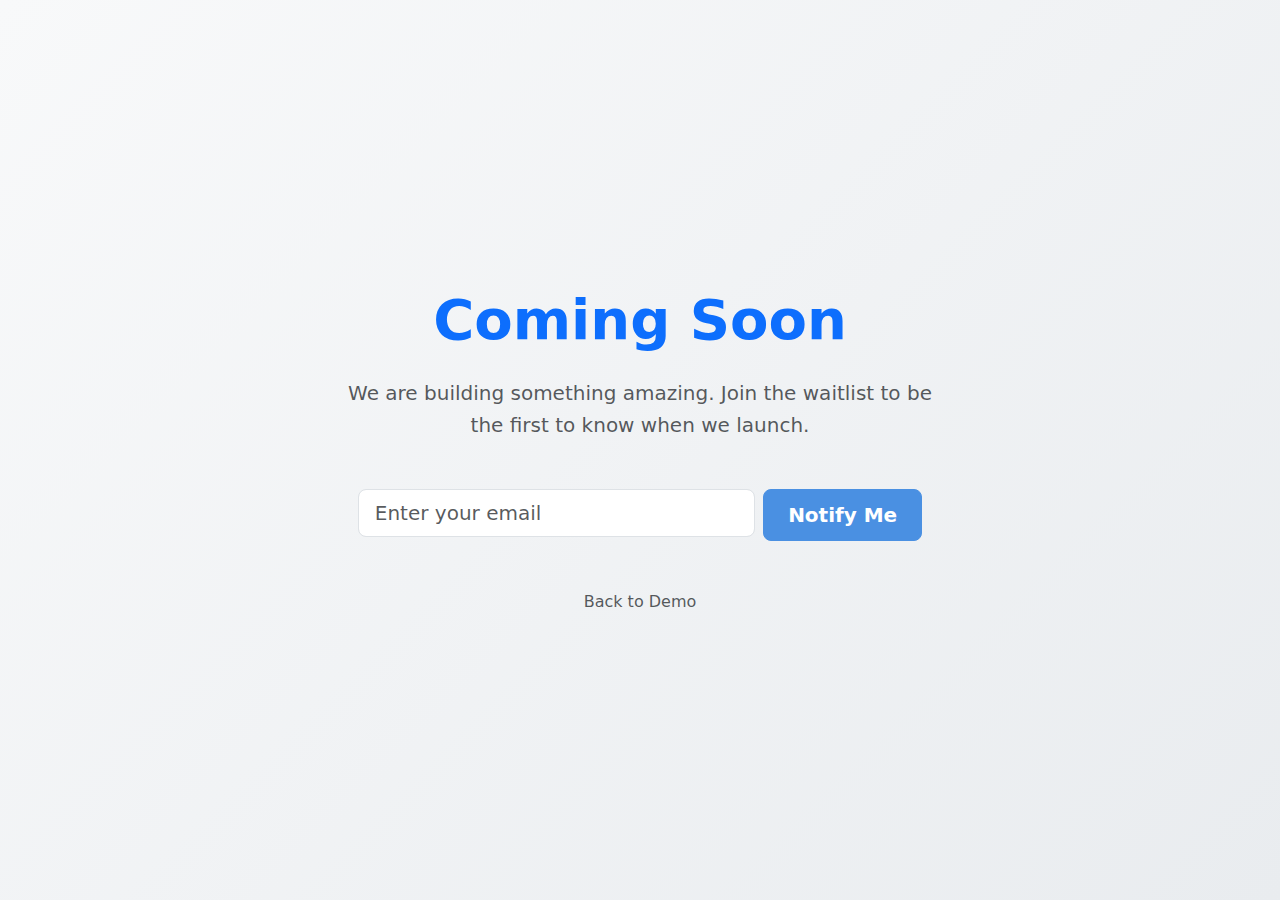
<file: coming-soon.html>
<!DOCTYPE html>
<html lang="en" data-bs-theme="light">

<head>
    <meta charset="UTF-8">
    <meta name="viewport" content="width=device-width, initial-scale=1.0">
    <title>Coming Soon - FundRise</title>

    <link href="https://cdn.jsdelivr.net/npm/bootstrap@5.3.0/dist/css/bootstrap.min.css" rel="stylesheet">
    <link rel="stylesheet" href="assets/css/style.css">
    <style>
        .soon-container {
            min-height: 100vh;
            display: flex;
            align-items: center;
            justify-content: center;
            background: linear-gradient(135deg, #f8f9fa 0%, #e9ecef 100%);
        }
    </style>
</head>

<body>

    <div class="soon-container p-4">
        <div class="text-center" style="max-width: 600px;">
            <h1 class="display-4 fw-bold text-primary mb-4">Coming Soon</h1>
            <p class="lead text-muted mb-5">We are building something amazing. Join the waitlist to be the first to know
                when we launch.</p>

            <form class="row g-2 justify-content-center">
                <div class="col-sm-8">
                    <input type="email" class="form-control form-control-lg" placeholder="Enter your email">
                </div>
                <div class="col-sm-auto">
                    <button type="submit" class="btn btn-primary btn-lg w-100">Notify Me</button>
                </div>
            </form>

            <div class="mt-5">
                <a href="index.html" class="text-decoration-none text-muted">Back to Demo</a>
            </div>
        </div>
    </div>

</body>

</html>
</file>
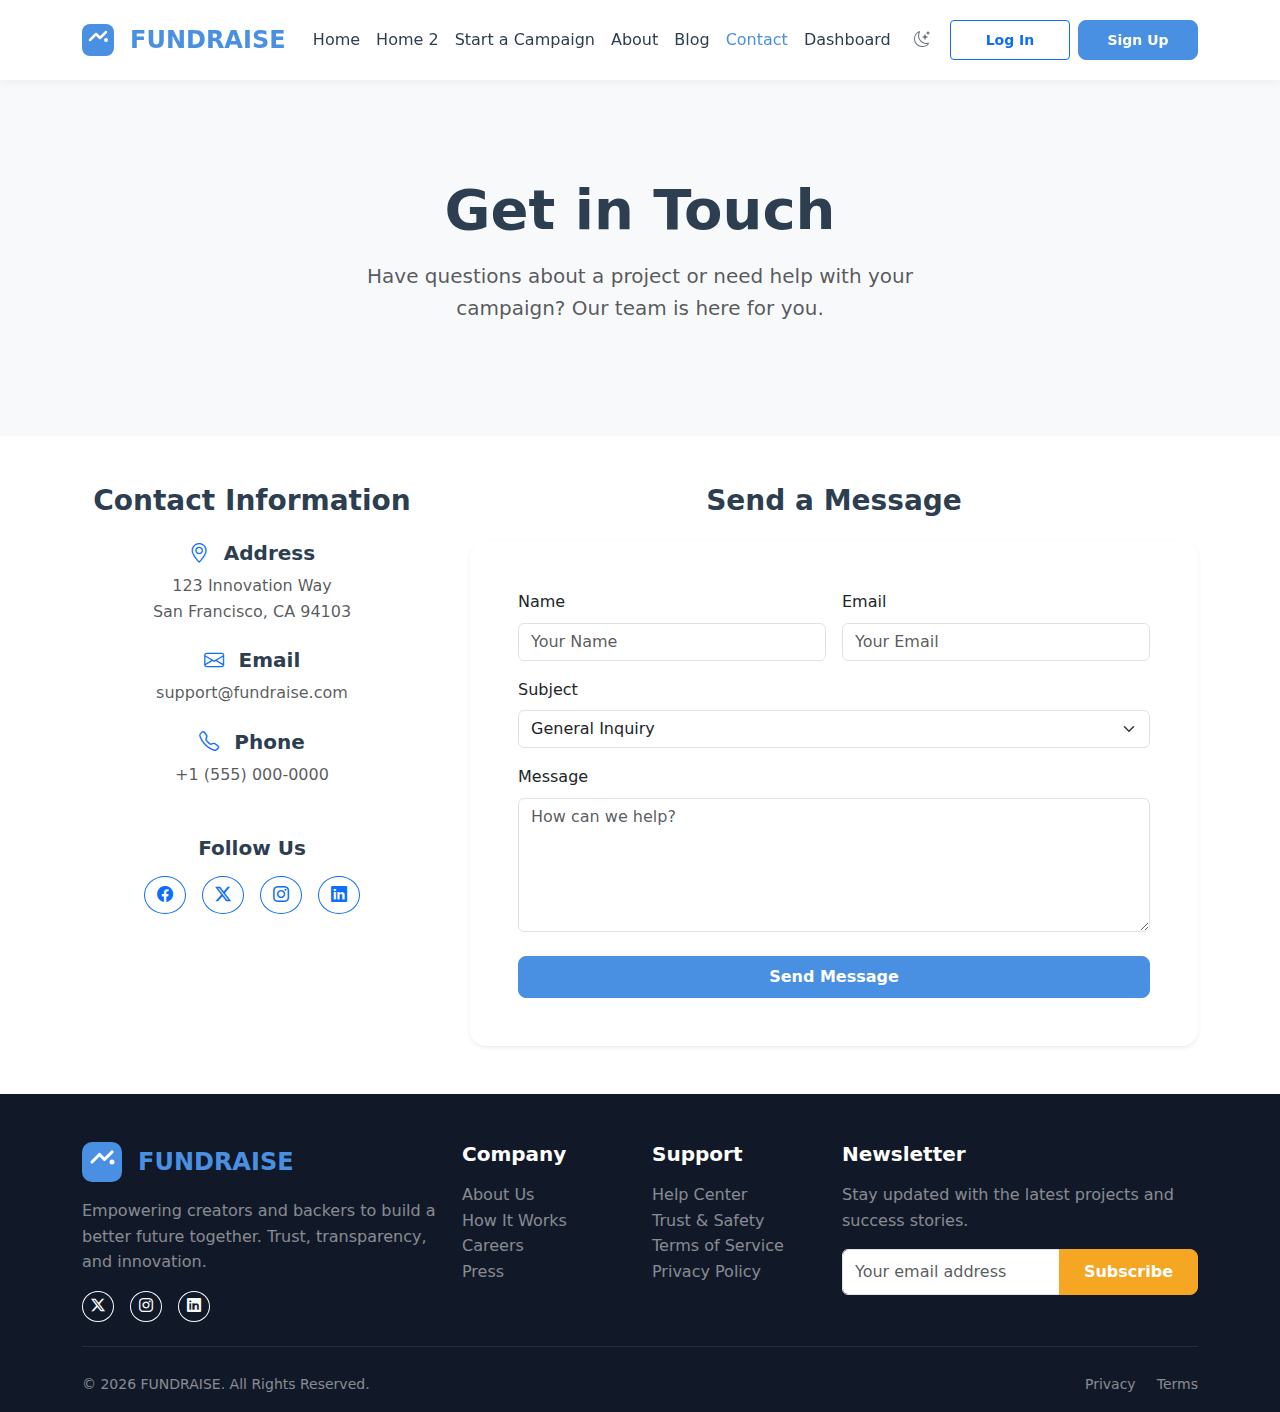
<file: contact.html>
<!DOCTYPE html>
<html lang="en" data-bs-theme="light">

<head>
    <meta charset="UTF-8">
    <meta name="viewport" content="width=device-width, initial-scale=1.0">
    <title>Contact Us - FUNDRAISE</title>

    <link href="https://cdn.jsdelivr.net/npm/bootstrap@5.3.0/dist/css/bootstrap.min.css" rel="stylesheet">
    <link rel="stylesheet" href="assets/vendor/bootstrap-icons/font/bootstrap-icons.css">
    <link rel="stylesheet" href="assets/css/style.css">
    <link rel="icon" type="image/svg+xml" href="assets/images/logo.svg">
</head>

<body>

    <!-- Header / Navbar -->
    <nav class="navbar navbar-expand-xl sticky-top">
        <div class="container">
            <a class="navbar-brand d-flex align-items-center" href="index.html">
                <img src="assets/images/logo.svg" alt="FUNDRAISE Logo" width="32" height="32" class="me-2">
                FUNDRAISE
            </a>
            <button class="navbar-toggler" type="button" data-bs-toggle="offcanvas" data-bs-target="#mobileMenu">
                <span class="navbar-toggler-icon"></span>
            </button>
            <div class="collapse navbar-collapse d-none d-xl-block" id="desktopMenu">
                <ul class="navbar-nav mx-auto mb-2 mb-xl-0">
                    <li class="nav-item"><a class="nav-link" href="index.html">Home</a></li>
                    <li class="nav-item"><a class="nav-link" href="home-2.html">Home 2</a></li>
                    <li class="nav-item"><a class="nav-link" href="services.html">Start a Campaign</a></li>
                    <li class="nav-item"><a class="nav-link" href="about.html">About</a></li>
                    <li class="nav-item"><a class="nav-link" href="blog.html">Blog</a></li>
                    <li class="nav-item"><a class="nav-link active" href="contact.html">Contact</a></li>
                    <li class="nav-item"><a class="nav-link" href="dashboard.html">Dashboard</a></li>
                </ul>
                <div class="d-flex align-items-center gap-2">
                    <button class="btn btn-outline-secondary border-0" id="theme-toggle"><i
                            class="bi bi-moon-stars"></i></button>
                    <a href="login.html" class="btn btn-outline-primary btn-sm btn-auth">Log In</a>
                    <a href="register.html" class="btn btn-primary btn-sm btn-auth">Sign Up</a>
                </div>
            </div>
        </div>
    </nav>

    <!-- Mobile Offcanvas Menu -->
    <div class="offcanvas offcanvas-start" tabindex="-1" id="mobileMenu" aria-labelledby="mobileMenuLabel">
        <div class="offcanvas-header">
            <h5 class="offcanvas-title fw-bold text-primary d-flex align-items-center" id="mobileMenuLabel">
                <img src="assets/images/logo.svg" alt="FUNDRAISE Logo" width="24" height="24" class="me-2">
                FUNDRAISE
            </h5>
            <button type="button" class="btn-close" data-bs-dismiss="offcanvas" aria-label="Close"></button>
        </div>
        <div class="offcanvas-body">
            <ul class="navbar-nav justify-content-end flex-grow-1 pe-3">
                <li class="nav-item"><a class="nav-link" href="index.html">Home</a></li>
                <li class="nav-item"><a class="nav-link" href="home-2.html">Home 2</a></li>
                <li class="nav-item"><a class="nav-link" href="services.html">Start a Campaign</a></li>
                <li class="nav-item"><a class="nav-link" href="about.html">About</a></li>
                <li class="nav-item"><a class="nav-link" href="blog.html">Blog</a></li>
                <li class="nav-item"><a class="nav-link active" href="contact.html">Contact</a></li>
                <li class="nav-item"><a class="nav-link" href="dashboard.html">Dashboard</a></li>
                <li class="nav-item">
                    <hr class="dropdown-divider">
                </li>
                <li class="nav-item"><a class="nav-link" href="login.html">Log In</a></li>
                <li class="nav-item"><a class="nav-link" href="register.html">Sign Up</a></li>
            </ul>
        </div>
    </div>

    <!-- Contact Hero -->
    <section class="py-5 bg-light text-center">
        <div class="container py-5">
            <h1 class="display-4 fw-bold mb-3">Get in Touch</h1>
            <p class="lead text-muted mx-auto" style="max-width: 600px;">
                Have questions about a project or need help with your campaign? Our team is here for you.
            </p>
        </div>
    </section>

    <!-- Contact Content -->
    <section class="py-5">
        <div class="container">
            <div class="row g-5">
                <!-- Contact Info Column -->
                <div class="col-lg-4">
                    <div class="text-center mb-5">
                        <h3 class="fw-bold mb-4">Contact Information</h3>
                        <div class="mb-4">
                            <h5 class="fw-bold"><i class="bi bi-geo-alt text-primary me-2"></i> Address</h5>
                            <p class="text-muted">123 Innovation Way<br>San Francisco, CA 94103</p>
                        </div>
                        <div class="mb-4">
                            <h5 class="fw-bold"><i class="bi bi-envelope text-primary me-2"></i> Email</h5>
                            <p class="text-muted">support@fundraise.com</p>
                        </div>
                        <div class="mb-4">
                            <h5 class="fw-bold"><i class="bi bi-telephone text-primary me-2"></i> Phone</h5>
                            <p class="text-muted">+1 (555) 000-0000</p>
                        </div>

                        <!-- Social Media Icons -->
                        <div class="mt-5">
                            <h5 class="fw-bold mb-3">Follow Us</h5>
                            <div class="d-flex justify-content-center gap-3">
                                <a href="#" class="btn btn-outline-primary rounded-circle"><i
                                        class="bi bi-facebook"></i></a>
                                <a href="#" class="btn btn-outline-primary rounded-circle"><i
                                        class="bi bi-twitter-x"></i></a>
                                <a href="#" class="btn btn-outline-primary rounded-circle"><i
                                        class="bi bi-instagram"></i></a>
                                <a href="#" class="btn btn-outline-primary rounded-circle"><i
                                        class="bi bi-linkedin"></i></a>
                            </div>
                        </div>
                    </div>
                </div>

                <!-- Contact Form Column -->
                <div class="col-lg-8">
                    <div class="text-center mb-4">
                        <h3 class="fw-bold mb-4">Send a Message</h3>
                    </div>
                    <div class="card border-0 shadow-sm rounded-4">
                        <div class="card-body p-4 p-md-5">
                            <form>
                                <div class="row g-3">
                                    <div class="col-md-6 text-start">
                                        <label class="form-label">Name</label>
                                        <input type="text" class="form-control" placeholder="Your Name">
                                    </div>
                                    <div class="col-md-6 text-start">
                                        <label class="form-label">Email</label>
                                        <input type="email" class="form-control" placeholder="Your Email">
                                    </div>
                                    <div class="col-12 text-start">
                                        <label class="form-label">Subject</label>
                                        <select class="form-select">
                                            <option>General Inquiry</option>
                                            <option>Campaign Support</option>
                                            <option>Technical Issue</option>
                                        </select>
                                    </div>
                                    <div class="col-12 text-start">
                                        <label class="form-label">Message</label>
                                        <textarea class="form-control" rows="5"
                                            placeholder="How can we help?"></textarea>
                                    </div>
                                    <div class="col-12 pt-2">
                                        <button type="submit" class="btn btn-primary w-100 py-2">Send Message</button>
                                    </div>
                                </div>
                            </form>
                        </div>
                    </div>
                </div>
            </div>
        </div>
    </section>

    <!-- Footer -->
    <footer class="pt-5 pb-3">
        <div class="container">
            <div class="row g-4">
                <div class="col-lg-4">
                    <div class="d-flex align-items-center mb-3">
                        <img src="assets/images/logo.svg" alt="FUNDRAISE Logo" width="40" height="40" class="me-3">
                        <h4 class="fw-bold mb-0 footer-brand">FUNDRAISE</h4>
                    </div>
                    <p class="text-white-50">Empowering creators and backers to build a better future together. Trust,
                        transparency, and innovation.</p>
                    <div class="d-flex gap-3 mt-3">
                        <a href="#" class="btn btn-sm btn-outline-light rounded-circle"><i
                                class="bi bi-twitter-x"></i></a>
                        <a href="#" class="btn btn-sm btn-outline-light rounded-circle"><i
                                class="bi bi-instagram"></i></a>
                        <a href="#" class="btn btn-sm btn-outline-light rounded-circle"><i
                                class="bi bi-linkedin"></i></a>
                    </div>
                </div>
                <div class="col-lg-2 col-6">
                    <h5 class="fw-bold mb-3 text-white">Company</h5>
                    <ul class="list-unstyled">
                        <li><a href="about.html" class="text-decoration-none text-white-50">About Us</a></li>
                        <li><a href="services.html" class="text-decoration-none text-white-50">How It Works</a></li>
                        <li><a href="blog.html" class="text-decoration-none text-white-50">Careers</a></li>
                        <li><a href="blog.html" class="text-decoration-none text-white-50">Press</a></li>
                    </ul>
                </div>
                <div class="col-lg-2 col-6">
                    <h5 class="fw-bold mb-3 text-white">Support</h5>
                    <ul class="list-unstyled">
                        <li><a href="contact.html" class="text-decoration-none text-white-50">Help Center</a></li>
                        <li><a href="contact.html" class="text-decoration-none text-white-50">Trust & Safety</a></li>
                        <li><a href="#" class="text-decoration-none text-white-50">Terms of Service</a></li>
                        <li><a href="#" class="text-decoration-none text-white-50">Privacy Policy</a></li>
                    </ul>
                </div>
                <div class="col-lg-4">
                    <h5 class="fw-bold mb-3 text-white">Newsletter</h5>
                    <p class="text-white-50">Stay updated with the latest projects and success stories.</p>
                    <form>
                        <div class="input-group">
                            <input type="email" class="form-control" placeholder="Your email address"
                                aria-label="Email">
                            <button class="btn btn-tertiary" type="button">Subscribe</button>
                        </div>
                    </form>
                </div>
            </div>
            <hr class="border-secondary my-4">
            <div class="row align-items-center">
                <div class="col-md-6 text-center text-md-start">
                    <small class="text-white-50">&copy; 2026 FUNDRAISE. All Rights Reserved.</small>
                </div>
                <div class="col-md-6 text-center text-md-end">
                    <a href="#" class="text-white-50 me-3 small">Privacy</a>
                    <a href="#" class="text-white-50 small">Terms</a>
                </div>
            </div>
        </div>
    </footer>

    <script src="https://cdn.jsdelivr.net/npm/bootstrap@5.3.0/dist/js/bootstrap.bundle.min.js"></script>
    <script src="assets/js/main.js"></script>
</body>

</html>
</file>
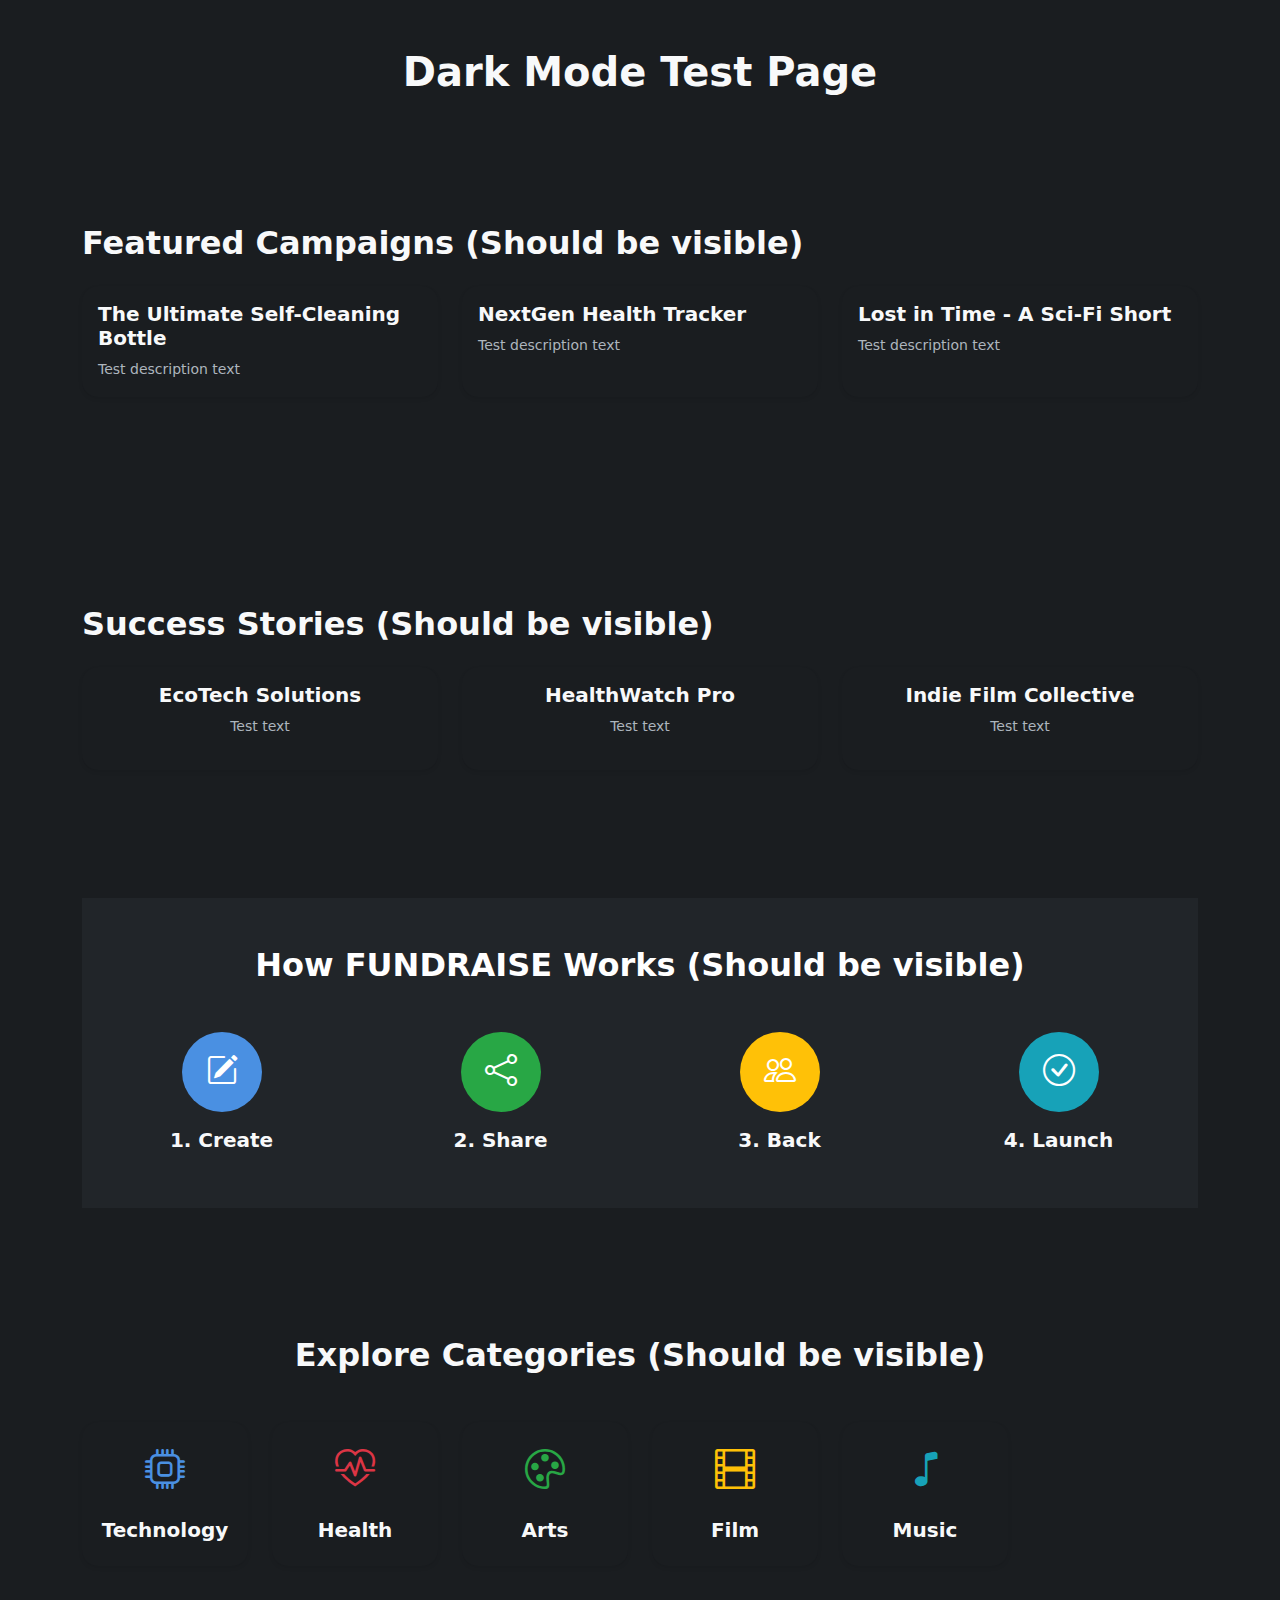
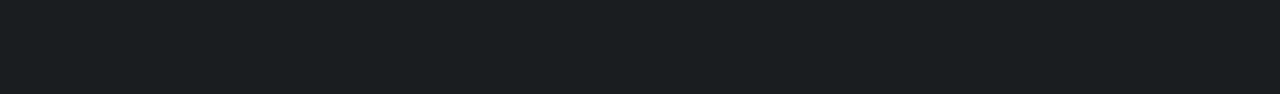
<file: dark_mode_test.html>
<!DOCTYPE html>
<html lang="en" data-bs-theme="dark">

<head>
    <meta charset="UTF-8">
    <meta name="viewport" content="width=device-width, initial-scale=1.0">
    <title>Dark Mode Test - FUNDRAISE</title>

    <!-- Bootstrap 5 CSS -->
    <link href="https://cdn.jsdelivr.net/npm/bootstrap@5.3.0/dist/css/bootstrap.min.css" rel="stylesheet">
    <!-- Bootstrap Icons -->
    <link rel="stylesheet" href="assets/vendor/bootstrap-icons/font/bootstrap-icons.css">
    <!-- Custom CSS -->
    <link rel="stylesheet" href="assets/css/style.css">
    <link rel="icon" type="image/svg+xml" href="assets/images/logo.svg">
</head>

<body>
    <div class="container my-5">
        <h1 class="text-center mb-5">Dark Mode Test Page</h1>

        <!-- Featured Campaigns Test -->
        <section class="mb-5">
            <h2 class="mb-4">Featured Campaigns (Should be visible)</h2>
            <div class="row g-4">
                <div class="col-md-4">
                    <div class="card h-100 border-0 shadow-sm">
                        <div class="card-body">
                            <h5 class="card-title fw-bold">The Ultimate Self-Cleaning Bottle</h5>
                            <p class="card-text text-muted small">Test description text</p>
                        </div>
                    </div>
                </div>
                <div class="col-md-4">
                    <div class="card h-100 border-0 shadow-sm">
                        <div class="card-body">
                            <h5 class="card-title fw-bold">NextGen Health Tracker</h5>
                            <p class="card-text text-muted small">Test description text</p>
                        </div>
                    </div>
                </div>
                <div class="col-md-4">
                    <div class="card h-100 border-0 shadow-sm">
                        <div class="card-body">
                            <h5 class="card-title fw-bold">Lost in Time - A Sci-Fi Short</h5>
                            <p class="card-text text-muted small">Test description text</p>
                        </div>
                    </div>
                </div>
            </div>
        </section>

        <!-- Success Stories Test -->
        <section class="mb-5">
            <h2 class="mb-4">Success Stories (Should be visible)</h2>
            <div class="row g-4">
                <div class="col-md-4">
                    <div class="card h-100 border-0 shadow-sm">
                        <div class="card-body text-center">
                            <h5 class="fw-bold">EcoTech Solutions</h5>
                            <p class="text-muted small">Test text</p>
                        </div>
                    </div>
                </div>
                <div class="col-md-4">
                    <div class="card h-100 border-0 shadow-sm">
                        <div class="card-body text-center">
                            <h5 class="fw-bold">HealthWatch Pro</h5>
                            <p class="text-muted small">Test text</p>
                        </div>
                    </div>
                </div>
                <div class="col-md-4">
                    <div class="card h-100 border-0 shadow-sm">
                        <div class="card-body text-center">
                            <h5 class="fw-bold">Indie Film Collective</h5>
                            <p class="text-muted small">Test text</p>
                        </div>
                    </div>
                </div>
            </div>
        </section>

        <!-- How It Works Test -->
        <section class="bg-light py-5 mb-5">
            <div class="container text-center">
                <h2 class="fw-bold mb-5">How FUNDRAISE Works (Should be visible)</h2>
                <div class="row g-4">
                    <div class="col-md-3">
                        <div class="text-center">
                            <div class="mb-3">
                                <div class="bg-primary text-white rounded-circle d-inline-flex align-items-center justify-content-center"
                                    style="width: 80px; height: 80px;">
                                    <i class="bi bi-pencil-square" style="font-size: 2rem;"></i>
                                </div>
                            </div>
                            <h5 class="fw-bold">1. Create</h5>
                        </div>
                    </div>
                    <div class="col-md-3">
                        <div class="text-center">
                            <div class="mb-3">
                                <div class="bg-success text-white rounded-circle d-inline-flex align-items-center justify-content-center"
                                    style="width: 80px; height: 80px;">
                                    <i class="bi bi-share" style="font-size: 2rem;"></i>
                                </div>
                            </div>
                            <h5 class="fw-bold">2. Share</h5>
                        </div>
                    </div>
                    <div class="col-md-3">
                        <div class="text-center">
                            <div class="mb-3">
                                <div class="bg-warning text-white rounded-circle d-inline-flex align-items-center justify-content-center"
                                    style="width: 80px; height: 80px;">
                                    <i class="bi bi-people" style="font-size: 2rem;"></i>
                                </div>
                            </div>
                            <h5 class="fw-bold">3. Back</h5>
                        </div>
                    </div>
                    <div class="col-md-3">
                        <div class="text-center">
                            <div class="mb-3">
                                <div class="bg-info text-white rounded-circle d-inline-flex align-items-center justify-content-center"
                                    style="width: 80px; height: 80px;">
                                    <i class="bi bi-check-circle" style="font-size: 2rem;"></i>
                                </div>
                            </div>
                            <h5 class="fw-bold">4. Launch</h5>
                        </div>
                    </div>
                </div>
            </div>
        </section>

        <!-- Categories Test -->
        <section class="mb-5">
            <h2 class="text-center mb-5">Explore Categories (Should be visible)</h2>
            <div class="row g-4">
                <div class="col-md-2">
                    <div class="card h-100 border-0 shadow-sm text-center p-3">
                        <div class="mb-3">
                            <i class="bi bi-cpu text-primary" style="font-size: 2.5rem;"></i>
                        </div>
                        <h5 class="fw-bold">Technology</h5>
                    </div>
                </div>
                <div class="col-md-2">
                    <div class="card h-100 border-0 shadow-sm text-center p-3">
                        <div class="mb-3">
                            <i class="bi bi-heart-pulse text-danger" style="font-size: 2.5rem;"></i>
                        </div>
                        <h5 class="fw-bold">Health</h5>
                    </div>
                </div>
                <div class="col-md-2">
                    <div class="card h-100 border-0 shadow-sm text-center p-3">
                        <div class="mb-3">
                            <i class="bi bi-palette text-success" style="font-size: 2.5rem;"></i>
                        </div>
                        <h5 class="fw-bold">Arts</h5>
                    </div>
                </div>
                <div class="col-md-2">
                    <div class="card h-100 border-0 shadow-sm text-center p-3">
                        <div class="mb-3">
                            <i class="bi bi-film text-warning" style="font-size: 2.5rem;"></i>
                        </div>
                        <h5 class="fw-bold">Film</h5>
                    </div>
                </div>
                <div class="col-md-2">
                    <div class="card h-100 border-0 shadow-sm text-center p-3">
                        <div class="mb-3">
                            <i class="bi bi-music-note text-info" style="font-size: 2.5rem;"></i>
                        </div>
                        <h5 class="fw-bold">Music</h5>
                    </div>
                </div>
            </div>
        </section>
    </div>

    <script src="https://cdn.jsdelivr.net/npm/bootstrap@5.3.0/dist/js/bootstrap.bundle.min.js"></script>
</body>

</html>
</file>
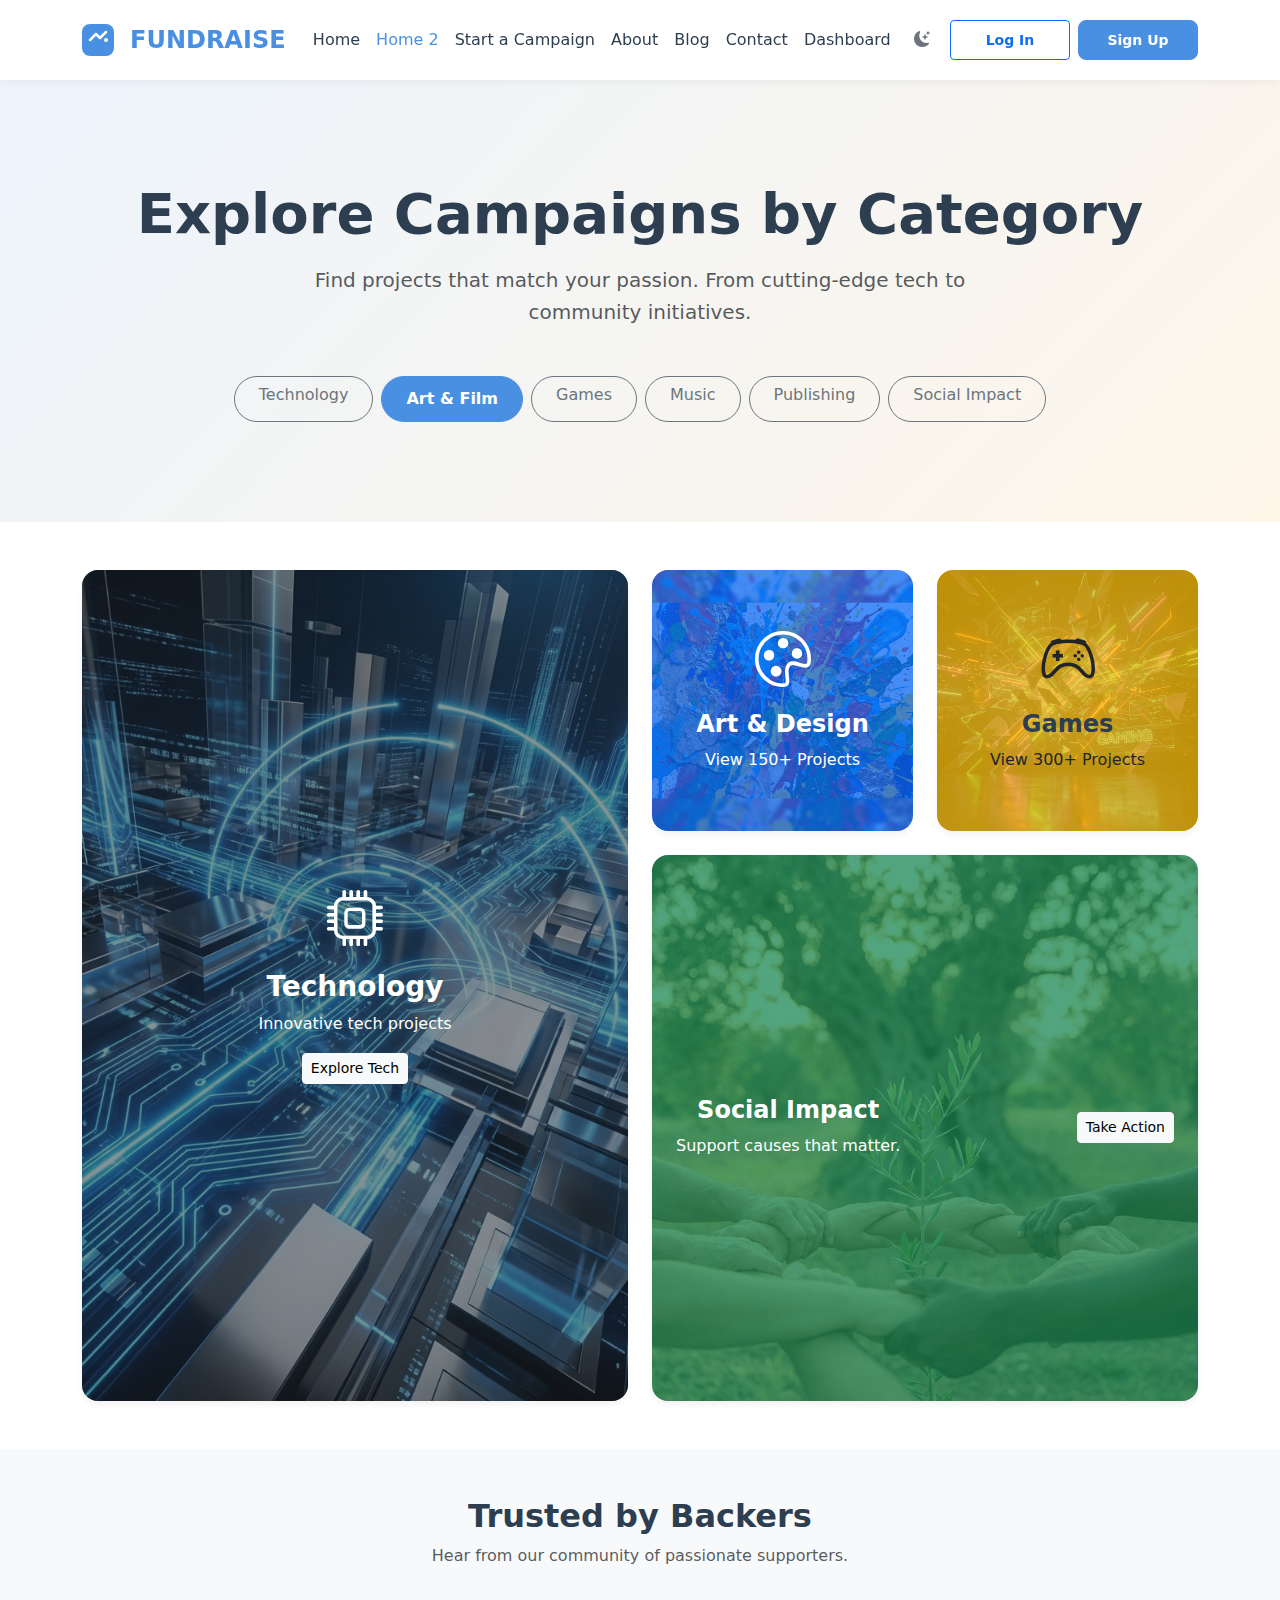
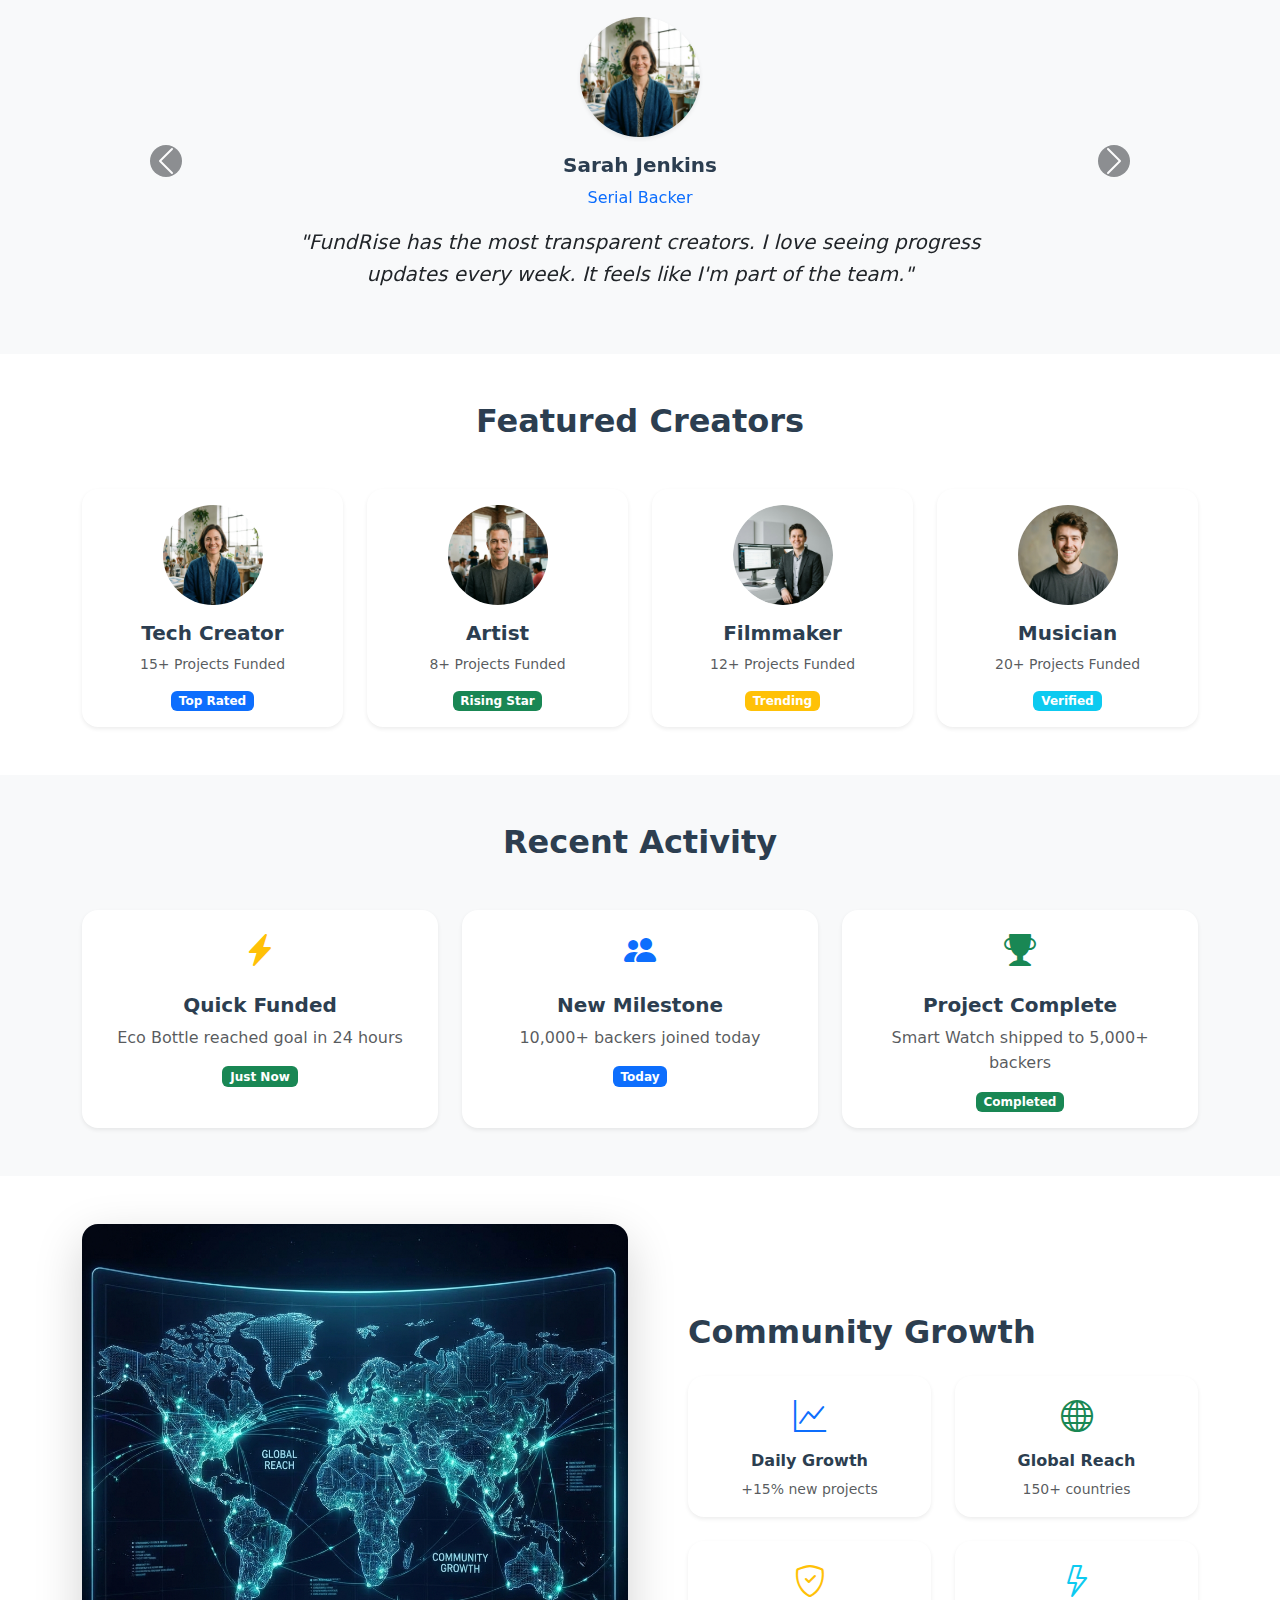
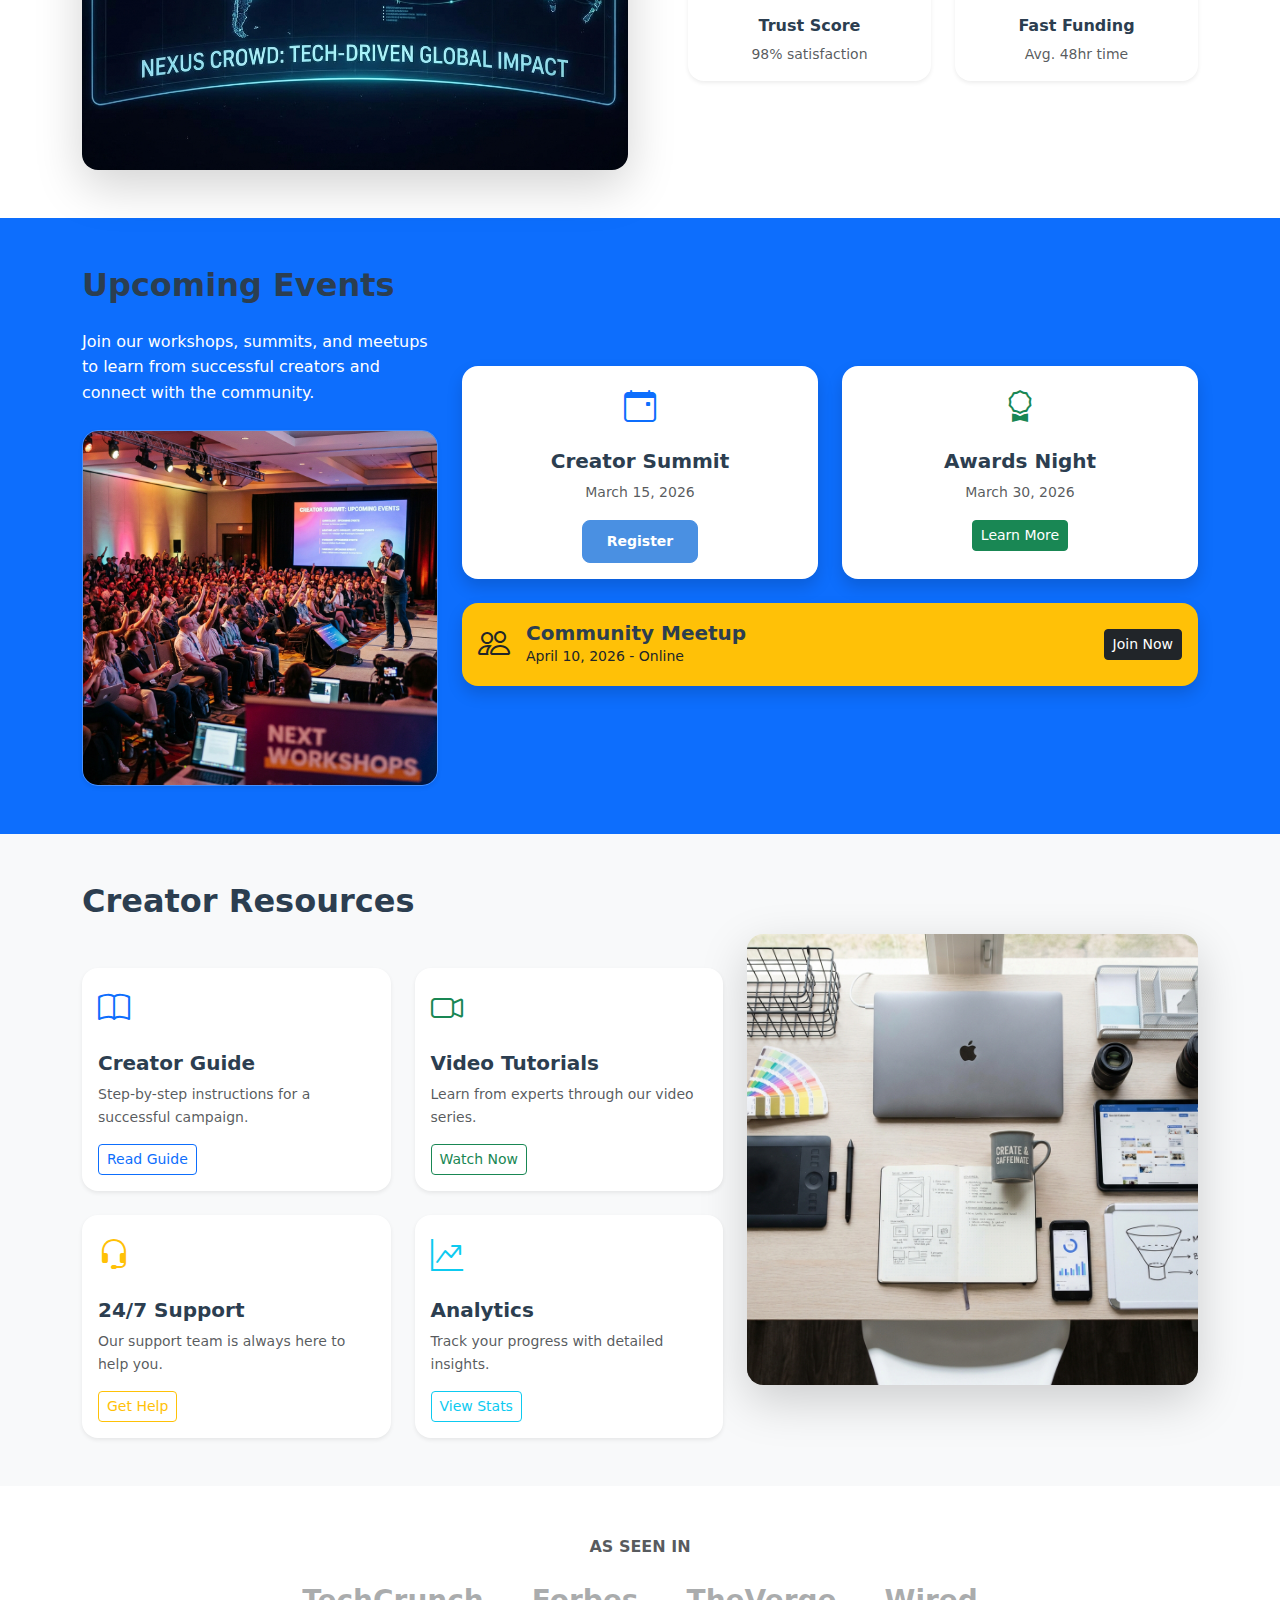
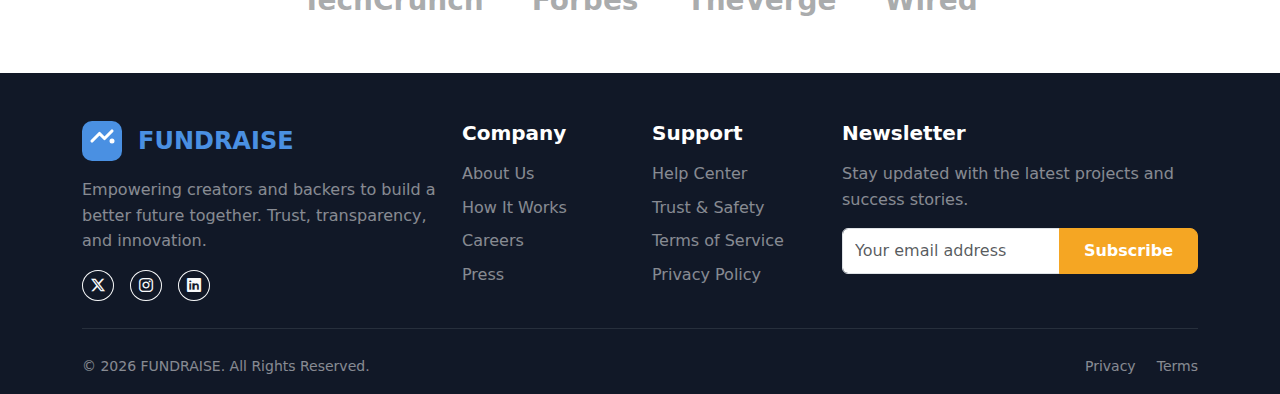
<file: home-2.html>
<!DOCTYPE html>
<html lang="en" data-bs-theme="light">

<head>
    <meta charset="UTF-8">
    <meta name="viewport" content="width=device-width, initial-scale=1.0">
    <title>Home 2 - FUNDRAISE</title>
    <meta name="description" content="Explore categories and find the perfect project to support.">

    <!-- Bootstrap 5 CSS -->
    <link href="https://cdn.jsdelivr.net/npm/bootstrap@5.3.0/dist/css/bootstrap.min.css" rel="stylesheet">
    <!-- Bootstrap Icons -->
    <link rel="stylesheet" href="assets/vendor/bootstrap-icons/font/bootstrap-icons.css">
    <!-- Custom CSS -->
    <link rel="stylesheet" href="assets/css/style.css">
    <link rel="icon" type="image/svg+xml" href="assets/images/logo.svg">
</head>

<body>

    <!-- Header / Navbar (Reuse exact structure) -->
    <nav class="navbar navbar-expand-xl sticky-top">
        <div class="container">
            <a class="navbar-brand d-flex align-items-center" href="index.html">
                <img src="assets/images/logo.svg" alt="FUNDRAISE Logo" width="32" height="32" class="me-2">
                FUNDRAISE
            </a>
            <button class="navbar-toggler" type="button" data-bs-toggle="offcanvas" data-bs-target="#mobileMenu">
                <span class="navbar-toggler-icon"></span>
            </button>
            <div class="collapse navbar-collapse d-none d-xl-block" id="desktopMenu">
                <ul class="navbar-nav mx-auto mb-2 mb-xl-0">
                    <li class="nav-item"><a class="nav-link" href="index.html">Home</a></li>
                    <li class="nav-item"><a class="nav-link active" href="home-2.html">Home 2</a></li>
                    <li class="nav-item"><a class="nav-link" href="services.html">Start a Campaign</a></li>
                    <li class="nav-item"><a class="nav-link" href="about.html">About</a></li>
                    <li class="nav-item"><a class="nav-link" href="blog.html">Blog</a></li>
                    <li class="nav-item"><a class="nav-link" href="contact.html">Contact</a></li>
                    <li class="nav-item"><a class="nav-link" href="dashboard.html">Dashboard</a></li>

                </ul>

                <div class="d-flex align-items-center gap-2">
                    <button class="btn btn-outline-secondary border-0" id="theme-toggle"><i
                            class="bi bi-moon-stars-fill"></i></button>
                    <a href="login.html" class="btn btn-outline-primary btn-sm btn-auth">Log In</a>
                    <a href="register.html" class="btn btn-primary btn-sm btn-auth">Sign Up</a>
                </div>
            </div>
        </div>
    </nav>

    <!-- Mobile Offcanvas Menu -->
    <div class="offcanvas offcanvas-start" tabindex="-1" id="mobileMenu" aria-labelledby="mobileMenuLabel">
        <div class="offcanvas-header">
            <h5 class="offcanvas-title fw-bold text-primary d-flex align-items-center" id="mobileMenuLabel">
                <img src="assets/images/logo.svg" alt="FUNDRAISE Logo" width="24" height="24" class="me-2">
                FUNDRAISE
            </h5>
            <button type="button" class="btn-close" data-bs-dismiss="offcanvas" aria-label="Close"></button>
        </div>
        <div class="offcanvas-body">
            <ul class="navbar-nav justify-content-end flex-grow-1 pe-3">
                <li class="nav-item"><a class="nav-link" href="index.html">Home</a></li>
                <li class="nav-item"><a class="nav-link active" href="home-2.html">Home 2</a></li>
                <li class="nav-item"><a class="nav-link" href="services.html">Start a Campaign</a></li>
                <li class="nav-item"><a class="nav-link" href="about.html">About</a></li>
                <li class="nav-item"><a class="nav-link" href="blog.html">Blog</a></li>
                <li class="nav-item"><a class="nav-link" href="contact.html">Contact</a></li>
                <li class="nav-item"><a class="nav-link" href="dashboard.html">Dashboard</a></li>
                <li class="nav-item">
                    <hr class="dropdown-divider">
                </li>
                <li class="nav-item"><a class="nav-link" href="login.html">Log In</a></li>
                <li class="nav-item"><a class="nav-link" href="register.html">Sign Up</a></li>
            </ul>
        </div>
    </div>
    </div>
    </div>

    <!-- Hero Section 2 (Centered) -->
    <section class="hero-section text-center"
        style="background: linear-gradient(135deg, rgba(74, 144, 226, 0.1) 0%, rgba(245, 166, 35, 0.1) 100%);">
        <div class="container">
            <h1 class="display-4 fw-bold mb-3">Explore Campaigns by Category</h1>
            <p class="lead text-muted mb-5 mx-auto" style="max-width: 700px;">
                Find projects that match your passion. From cutting-edge tech to community initiatives.
            </p>

            <!-- Category Pills -->
            <div class="d-flex flex-wrap justify-content-center gap-2">
                <a href="#" class="btn btn-outline-secondary rounded-pill px-4">Technology</a>
                <a href="#" class="btn btn-primary rounded-pill px-4">Art & Film</a>
                <a href="#" class="btn btn-outline-secondary rounded-pill px-4">Games</a>
                <a href="#" class="btn btn-outline-secondary rounded-pill px-4">Music</a>
                <a href="#" class="btn btn-outline-secondary rounded-pill px-4">Publishing</a>
                <a href="#" class="btn btn-outline-secondary rounded-pill px-4">Social Impact</a>
            </div>
        </div>
    </section>

    <!-- Niche Categories Grid -->
    <section class="py-5">
        <div class="container">
            <div class="row g-4">
                <div class="col-lg-6 col-md-5">
                    <div class="card bg-dark text-white border-0 h-100 position-relative overflow-hidden">
                        <img src="assets/images/cat-tech.png" class="card-img h-100 object-fit-cover opacity-50"
                            alt="Tech">
                        <div class="card-img-overlay d-flex flex-column justify-content-center p-4 text-center">
                            <i class="bi bi-cpu display-4 mb-3"></i>
                            <h3 class="fw-bold text-center text-white">Technology</h3>
                            <p class="text-center">Innovative tech projects</p>
                            <a href="#" class="btn btn-light btn-sm w-auto mx-auto">Explore Tech</a>
                        </div>
                    </div>
                </div>
                <div class="col-lg-6 col-md-7">
                    <div class="row g-4 h-100">
                        <div class="col-md-6">
                            <div class="card bg-primary text-white border-0 h-100 position-relative overflow-hidden">
                                <img src="assets/images/cat-art.png" class="card-img h-100 object-fit-cover opacity-25"
                                    alt="Art & Design">
                                <div class="card-img-overlay d-flex flex-column justify-content-center p-4 text-center">
                                    <i class="bi bi-palette display-4 mb-3"></i>
                                    <div>
                                        <h4 class="text-center text-white">Art & Design</h4>
                                        <a href="#" class="text-white">View 150+ Projects</a>
                                    </div>
                                </div>
                            </div>
                        </div>
                        <div class="col-md-6">
                            <div class="card bg-warning text-dark border-0 h-100 position-relative overflow-hidden">
                                <img src="assets/images/cat-games.png"
                                    class="card-img h-100 object-fit-cover opacity-25" alt="Games">
                                <div class="card-img-overlay d-flex flex-column justify-content-center p-4 text-center">
                                    <i class="bi bi-controller display-4 mb-3"></i>
                                    <div>
                                        <h4 class="text-center">Games</h4>
                                        <a href="#" class="text-dark">View 300+ Projects</a>
                                    </div>
                                </div>
                            </div>
                        </div>
                        <div class="col-md-12">
                            <div class="card bg-success text-white border-0 h-100 position-relative overflow-hidden">
                                <img src="assets/images/cat-social.png"
                                    class="card-img h-100 object-fit-cover opacity-25" alt="Social Impact">
                                <div
                                    class="card-img-overlay d-flex align-items-center justify-content-between p-4 text-center">
                                    <div class="text-center">
                                        <h4 class="text-center text-white">Social Impact</h4>
                                        <p class="mb-0 text-center">Support causes that matter.</p>
                                    </div>
                                    <a href="#" class="btn btn-light btn-sm">Take Action</a>
                                </div>
                            </div>
                        </div>
                    </div>
                </div>
            </div>
        </div>
    </section>

    <!-- Testimonials -->
    <section class="bg-light py-5 trusted-backers-section">
        <div class="container">
            <div class="text-center mb-5">
                <h2 class="fw-bold">Trusted by Backers</h2>
                <p class="text-muted">Hear from our community of passionate supporters.</p>
            </div>

            <div id="testimonialCarousel" class="carousel slide" data-bs-ride="carousel">
                <div class="carousel-inner">
                    <div class="carousel-item active">
                        <div class="row justify-content-center">
                            <div class="col-md-8 text-center">
                                <img src="assets/images/creator-avatar.png" class="rounded-circle mb-3 shadow-sm"
                                    alt="Sarah Jenkins" width="120" height="120">
                                <h5 class="fw-bold">Sarah Jenkins</h5>
                                <p class="text-primary mb-3">Serial Backer</p>
                                <p class="lead fst-italic">"FundRise has the most transparent creators. I love seeing
                                    progress updates every week. It feels like I'm part of the team."</p>
                            </div>
                        </div>
                    </div>
                    <div class="carousel-item">
                        <div class="row justify-content-center">
                            <div class="col-md-8 text-center">
                                <img src="assets/images/backer-avatar.png" class="rounded-circle mb-3 shadow-sm"
                                    alt="Mark D'Souza" width="120" height="120">
                                <h5 class="fw-bold">Mark D'Souza</h5>
                                <p class="text-primary mb-3">Tech Enthusiast</p>
                                <p class="lead fst-italic">"I've backed 5 projects here and all were delivered on time.
                                    The secure payment system gives me peace of mind."</p>
                            </div>
                        </div>
                    </div>
                </div>

                <!-- Dark theme carousel controls -->
                <button class="carousel-control-prev" type="button" data-bs-target="#testimonialCarousel"
                    data-bs-slide="prev">
                    <span class="carousel-control-prev-icon bg-dark rounded-circle p-3" aria-hidden="true"></span>
                    <span class="visually-hidden">Previous</span>
                </button>
                <button class="carousel-control-next" type="button" data-bs-target="#testimonialCarousel"
                    data-bs-slide="next">
                    <span class="carousel-control-next-icon bg-dark rounded-circle p-3" aria-hidden="true"></span>
                    <span class="visually-hidden">Next</span>
                </button>
            </div>
        </div>
    </section>

    <!-- Featured Creators Section -->
    <section class="py-5 featured-creators-section">
        <div class="container text-center">
            <h2 class="fw-bold mb-5">Featured Creators</h2>
            <div class="row g-4">
                <div class="col-md-3">
                    <div class="card h-100 border-0 shadow-sm text-center">
                        <div class="card-body">
                            <div class="mb-3">
                                <img src="assets/images/creator-avatar.png" class="rounded-circle" alt="Creator"
                                    width="100" height="100">
                            </div>
                            <h5 class="fw-bold">Tech Creator</h5>
                            <p class="text-muted small">15+ Projects Funded</p>
                            <div class="d-flex justify-content-center">
                                <span class="badge bg-primary">Top Rated</span>
                            </div>
                        </div>
                    </div>
                </div>
                <div class="col-md-3">
                    <div class="card h-100 border-0 shadow-sm text-center">
                        <div class="card-body">
                            <div class="mb-3">
                                <img src="assets/images/backer-avatar.png" class="rounded-circle" alt="Creator"
                                    width="100" height="100">
                            </div>
                            <h5 class="fw-bold">Artist</h5>
                            <p class="text-muted small">8+ Projects Funded</p>
                            <div class="d-flex justify-content-center">
                                <span class="badge bg-success">Rising Star</span>
                            </div>
                        </div>
                    </div>
                </div>
                <div class="col-md-3">
                    <div class="card h-100 border-0 shadow-sm text-center">
                        <div class="card-body">
                            <div class="mb-3">
                                <img src="assets/images/admin-avatar.png" class="rounded-circle" alt="Creator"
                                    width="100" height="100">
                            </div>
                            <h5 class="fw-bold">Filmmaker</h5>
                            <p class="text-muted small">12+ Projects Funded</p>
                            <div class="d-flex justify-content-center">
                                <span class="badge bg-warning">Trending</span>
                            </div>
                        </div>
                    </div>
                </div>
                <div class="col-md-3">
                    <div class="card h-100 border-0 shadow-sm text-center">
                        <div class="card-body">
                            <div class="mb-3">
                                <img src="assets/images/john-doe.png" class="rounded-circle" alt="Creator" width="100"
                                    height="100">
                            </div>
                            <h5 class="fw-bold">Musician</h5>
                            <p class="text-muted small">20+ Projects Funded</p>
                            <div class="d-flex justify-content-center">
                                <span class="badge bg-info">Verified</span>
                            </div>
                        </div>
                    </div>
                </div>
            </div>
        </div>
    </section>

    <!-- Recent Activity Section -->
    <section class="bg-light py-5">
        <div class="container text-center">
            <h2 class="fw-bold mb-5">Recent Activity</h2>
            <div class="row g-4">
                <div class="col-md-4">
                    <div class="card h-100 border-0 shadow-sm text-center">
                        <div class="card-body">
                            <div class="mb-3">
                                <i class="bi bi-lightning-charge-fill text-warning" style="font-size: 2rem;"></i>
                            </div>
                            <h5 class="fw-bold">Quick Funded</h5>
                            <p class="text-muted">Eco Bottle reached goal in 24 hours</p>
                            <div class="d-flex justify-content-center">
                                <span class="badge bg-success">Just Now</span>
                            </div>
                        </div>
                    </div>
                </div>
                <div class="col-md-4">
                    <div class="card h-100 border-0 shadow-sm text-center">
                        <div class="card-body">
                            <div class="mb-3">
                                <i class="bi bi-people-fill text-primary" style="font-size: 2rem;"></i>
                            </div>
                            <h5 class="fw-bold">New Milestone</h5>
                            <p class="text-muted">10,000+ backers joined today</p>
                            <div class="d-flex justify-content-center">
                                <span class="badge bg-primary">Today</span>
                            </div>
                        </div>
                    </div>
                </div>
                <div class="col-md-4">
                    <div class="card h-100 border-0 shadow-sm text-center">
                        <div class="card-body">
                            <div class="mb-3">
                                <i class="bi bi-trophy-fill text-success" style="font-size: 2rem;"></i>
                            </div>
                            <h5 class="fw-bold">Project Complete</h5>
                            <p class="text-muted">Smart Watch shipped to 5,000+ backers</p>
                            <div class="d-flex justify-content-center">
                                <span class="badge bg-success">Completed</span>
                            </div>
                        </div>
                    </div>
                </div>
            </div>
        </div>
    </section>

    <!-- Community Stats Section -->
    <section class="py-5">
        <div class="container">
            <div class="row align-items-center">
                <div class="col-lg-6 mb-4 mb-lg-0">
                    <img src="assets/images/community-growth.png" alt="Community Growth"
                        class="img-fluid rounded-4 shadow-lg">
                </div>
                <div class="col-lg-6 ps-lg-5">
                    <h2 class="fw-bold mb-4">Community Growth</h2>
                    <div class="row g-4 text-center">
                        <div class="col-6">
                            <div class="card h-100 border-0 shadow-sm p-3">
                                <div class="mb-2">
                                    <i class="bi bi-graph-up text-primary" style="font-size: 2rem;"></i>
                                </div>
                                <h6 class="fw-bold">Daily Growth</h6>
                                <p class="text-muted small mb-0">+15% new projects</p>
                            </div>
                        </div>
                        <div class="col-6">
                            <div class="card h-100 border-0 shadow-sm p-3">
                                <div class="mb-2">
                                    <i class="bi bi-globe text-success" style="font-size: 2rem;"></i>
                                </div>
                                <h6 class="fw-bold">Global Reach</h6>
                                <p class="text-muted small mb-0">150+ countries</p>
                            </div>
                        </div>
                        <div class="col-6">
                            <div class="card h-100 border-0 shadow-sm p-3">
                                <div class="mb-2">
                                    <i class="bi bi-shield-check text-warning" style="font-size: 2rem;"></i>
                                </div>
                                <h6 class="fw-bold">Trust Score</h6>
                                <p class="text-muted small mb-0">98% satisfaction</p>
                            </div>
                        </div>
                        <div class="col-6">
                            <div class="card h-100 border-0 shadow-sm p-3">
                                <div class="mb-2">
                                    <i class="bi bi-lightning text-info" style="font-size: 2rem;"></i>
                                </div>
                                <h6 class="fw-bold">Fast Funding</h6>
                                <p class="text-muted small mb-0">Avg. 48hr time</p>
                            </div>
                        </div>
                    </div>
                </div>
            </div>
        </div>
    </section>

    <!-- Upcoming Events Section -->
    <section class="bg-primary text-white py-5 upcoming-events-section">
        <div class="container">
            <div class="row align-items-center">
                <div class="col-lg-4 mb-5 mb-lg-0">
                    <h2 class="fw-bold mb-4">Upcoming Events</h2>
                    <p class="mb-4">Join our workshops, summits, and meetups to learn from successful creators and
                        connect with the community.</p>
                    <img src="assets/images/upcoming-events.png" alt="Upcoming Events"
                        class="img-fluid rounded-4 shadow-sm border border-light border-opacity-25">
                </div>
                <div class="col-lg-8">
                    <div class="row g-4">
                        <div class="col-md-6">
                            <div class="card bg-white text-dark h-100 border-0 shadow">
                                <div class="card-body text-center">
                                    <div class="mb-3">
                                        <i class="bi bi-calendar-event text-primary" style="font-size: 2rem;"></i>
                                    </div>
                                    <h5 class="fw-bold">Creator Summit</h5>
                                    <p class="text-muted small">March 15, 2026</p>
                                    <div class="d-flex justify-content-center">
                                        <a href="#" class="btn btn-primary btn-sm">Register</a>
                                    </div>
                                </div>
                            </div>
                        </div>
                        <div class="col-md-6">
                            <div class="card bg-white text-dark h-100 border-0 shadow">
                                <div class="card-body text-center">
                                    <div class="mb-3">
                                        <i class="bi bi-award text-success" style="font-size: 2rem;"></i>
                                    </div>
                                    <h5 class="fw-bold">Awards Night</h5>
                                    <p class="text-muted small">March 30, 2026</p>
                                    <div class="d-flex justify-content-center">
                                        <a href="#" class="btn btn-success btn-sm">Learn More</a>
                                    </div>
                                </div>
                            </div>
                        </div>
                        <div class="col-md-12">
                            <div class="card bg-warning text-dark border-0 shadow">
                                <div class="card-body d-flex align-items-center justify-content-between">
                                    <div class="d-flex align-items-center">
                                        <i class="bi bi-people text-dark me-3" style="font-size: 2rem;"></i>
                                        <div>
                                            <h5 class="fw-bold mb-0">Community Meetup</h5>
                                            <p class="mb-0 small">April 10, 2026 - Online</p>
                                        </div>
                                    </div>
                                    <a href="#" class="btn btn-dark btn-sm">Join Now</a>
                                </div>
                            </div>
                        </div>
                    </div>
                </div>
            </div>
        </div>
    </section>

    <!-- Resources Section -->
    <section class="bg-light py-5">
        <div class="container">
            <div class="row align-items-center">
                <div class="col-lg-7">
                    <h2 class="fw-bold mb-5">Creator Resources</h2>
                    <div class="row g-4">
                        <div class="col-md-6">
                            <div class="card h-100 border-0 shadow-sm">
                                <div class="card-body">
                                    <div class="mb-3">
                                        <i class="bi bi-book text-primary" style="font-size: 2rem;"></i>
                                    </div>
                                    <h5 class="fw-bold">Creator Guide</h5>
                                    <p class="text-muted small">Step-by-step instructions for a successful campaign.</p>
                                    <a href="#" class="btn btn-outline-primary btn-sm">Read Guide</a>
                                </div>
                            </div>
                        </div>
                        <div class="col-md-6">
                            <div class="card h-100 border-0 shadow-sm">
                                <div class="card-body">
                                    <div class="mb-3">
                                        <i class="bi bi-camera-video text-success" style="font-size: 2rem;"></i>
                                    </div>
                                    <h5 class="fw-bold">Video Tutorials</h5>
                                    <p class="text-muted small">Learn from experts through our video series.</p>
                                    <a href="#" class="btn btn-outline-success btn-sm">Watch Now</a>
                                </div>
                            </div>
                        </div>
                        <div class="col-md-6">
                            <div class="card h-100 border-0 shadow-sm">
                                <div class="card-body">
                                    <div class="mb-3">
                                        <i class="bi bi-headset text-warning" style="font-size: 2rem;"></i>
                                    </div>
                                    <h5 class="fw-bold">24/7 Support</h5>
                                    <p class="text-muted small">Our support team is always here to help you.</p>
                                    <a href="#" class="btn btn-outline-warning btn-sm">Get Help</a>
                                </div>
                            </div>
                        </div>
                        <div class="col-md-6">
                            <div class="card h-100 border-0 shadow-sm">
                                <div class="card-body">
                                    <div class="mb-3">
                                        <i class="bi bi-graph-up-arrow text-info" style="font-size: 2rem;"></i>
                                    </div>
                                    <h5 class="fw-bold">Analytics</h5>
                                    <p class="text-muted small">Track your progress with detailed insights.</p>
                                    <a href="#" class="btn btn-outline-info btn-sm">View Stats</a>
                                </div>
                            </div>
                        </div>
                    </div>
                </div>
                <div class="col-lg-5 mt-5 mt-lg-0">
                    <img src="assets/images/creator-resources.png" alt="Resources"
                        class="img-fluid rounded-4 shadow-lg">
                </div>
            </div>
        </div>
    </section>

    <!-- Trust Indicators / Logos -->
    <section class="py-5 as-seen-in-section">
        <div class="container text-center">
            <p class="text-muted fw-bold mb-4">AS SEEN IN</p>
            <div class="d-flex justify-content-center flex-wrap gap-5 opacity-50">
                <h3 class="fw-bold text-muted">TechCrunch</h3>
                <h3 class="fw-bold text-muted">Forbes</h3>
                <h3 class="fw-bold text-muted">TheVerge</h3>
                <h3 class="fw-bold text-muted">Wired</h3>
            </div>
        </div>
    </section>

    <!-- Footer (Reuse exact structure) -->
    <footer class="pt-5 pb-3">
        <div class="container">
            <div class="row g-4">
                <div class="col-lg-4">
                    <div class="d-flex align-items-center mb-3">
                        <img src="assets/images/logo.svg" alt="FUNDRAISE Logo" width="40" height="40" class="me-3">
                        <h4 class="fw-bold mb-0 footer-brand">FUNDRAISE</h4>
                    </div>
                    <p class="text-white-50">Empowering creators and backers to build a better future together. Trust,
                        transparency, and innovation.</p>
                    <div class="d-flex gap-3 mt-3">
                        <a href="#" class="btn btn-sm btn-outline-light rounded-circle"><i
                                class="bi bi-twitter-x"></i></a>
                        <a href="#" class="btn btn-sm btn-outline-light rounded-circle"><i
                                class="bi bi-instagram"></i></a>
                        <a href="#" class="btn btn-sm btn-outline-light rounded-circle"><i
                                class="bi bi-linkedin"></i></a>
                    </div>
                </div>
                <div class="col-lg-2 col-6">
                    <h5 class="fw-bold mb-3 text-white">Company</h5>
                    <ul class="list-unstyled">
                        <li class="mb-2"><a href="about.html" class="text-decoration-none text-white-50">About Us</a>
                        </li>
                        <li class="mb-2"><a href="services.html" class="text-decoration-none text-white-50">How It
                                Works</a></li>
                        <li class="mb-2"><a href="blog.html" class="text-decoration-none text-white-50">Careers</a></li>
                        <li class="mb-2"><a href="blog.html" class="text-decoration-none text-white-50">Press</a></li>
                    </ul>
                </div>
                <div class="col-lg-2 col-6">
                    <h5 class="fw-bold mb-3 text-white">Support</h5>
                    <ul class="list-unstyled">
                        <li class="mb-2"><a href="contact.html" class="text-decoration-none text-white-50">Help
                                Center</a></li>
                        <li class="mb-2"><a href="contact.html" class="text-decoration-none text-white-50">Trust &
                                Safety</a></li>
                        <li class="mb-2"><a href="#" class="text-decoration-none text-white-50">Terms of Service</a>
                        </li>
                        <li class="mb-2"><a href="#" class="text-decoration-none text-white-50">Privacy Policy</a></li>
                    </ul>
                </div>
                <div class="col-lg-4">
                    <h5 class="fw-bold mb-3 text-white">Newsletter</h5>
                    <p class="text-white-50">Stay updated with the latest projects and success stories.</p>
                    <form>
                        <div class="input-group">
                            <input type="email" class="form-control" placeholder="Your email address"
                                aria-label="Email">
                            <button class="btn btn-tertiary" type="button">Subscribe</button>
                        </div>
                    </form>
                </div>
            </div>
            <hr class="border-secondary my-4">
            <div class="row align-items-center">
                <div class="col-md-6 text-center text-md-start">
                    <small class="text-white-50">&copy; 2026 FUNDRAISE. All Rights Reserved.</small>
                </div>
                <div class="col-md-6 text-center text-md-end">
                    <a href="#" class="text-white-50 me-3 small">Privacy</a>
                    <a href="#" class="text-white-50 small">Terms</a>
                </div>
            </div>
        </div>
    </footer>

    <script src="https://cdn.jsdelivr.net/npm/bootstrap@5.3.0/dist/js/bootstrap.bundle.min.js"></script>
    <script src="assets/js/main.js"></script>
</body>

</html>
</file>
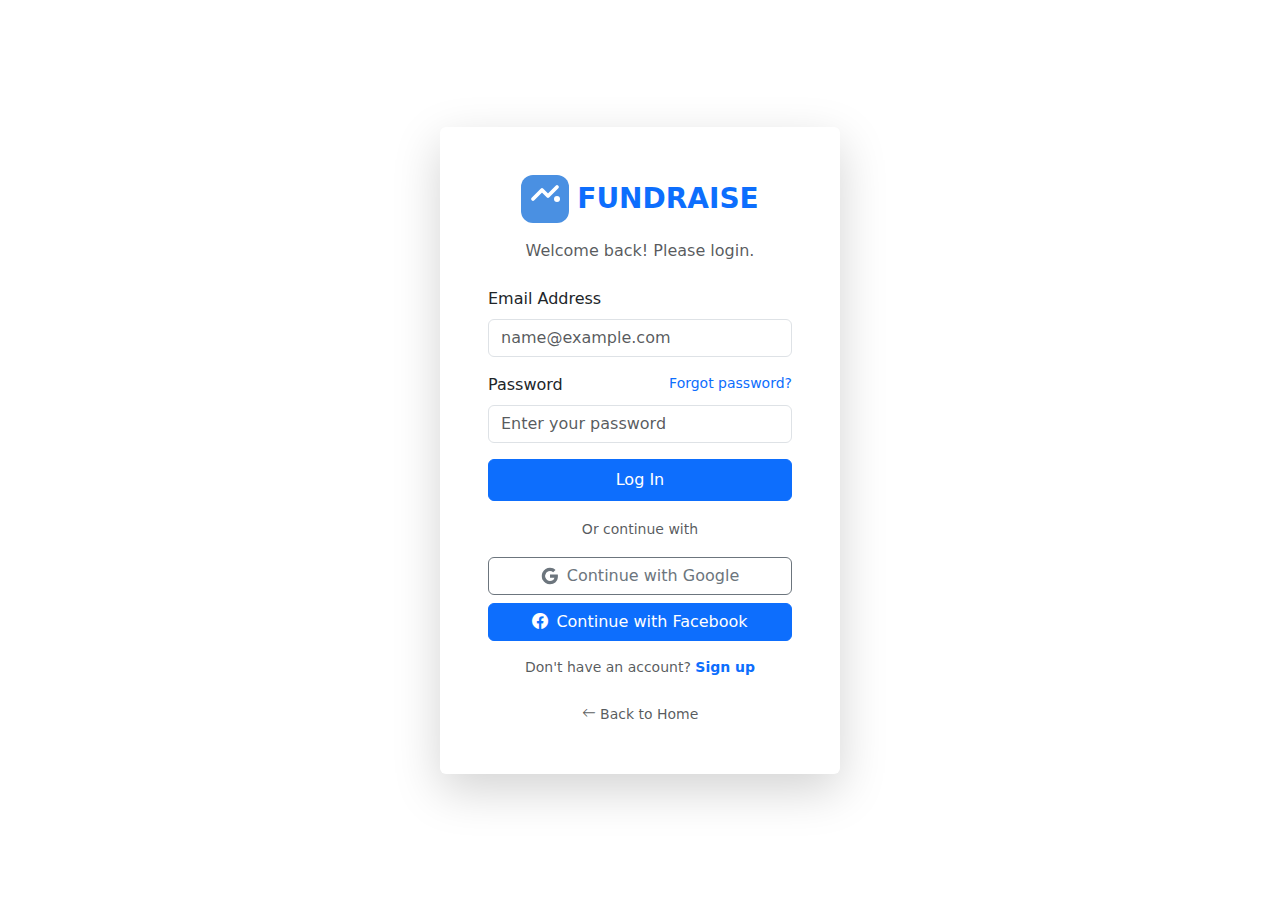
<file: login.html>
<!DOCTYPE html>
<html lang="en" data-bs-theme="light">

<head>
    <meta charset="UTF-8">
    <meta name="viewport" content="width=device-width, initial-scale=1.0">
    <title>Login - FUNDRAISE</title>

    <link href="https://cdn.jsdelivr.net/npm/bootstrap@5.3.0/dist/css/bootstrap.min.css" rel="stylesheet">
    <link rel="stylesheet" href="assets/vendor/bootstrap-icons/font/bootstrap-icons.css">
    <link rel="icon" type="image/x-icon" href="assets/images/favicon.ico">
    <style>
        .auth-container {
            min-height: 100vh;
            display: flex;
            align-items: center;
            justify-content: center;
            background-color: var(--bg-light);
        }
    </style>
</head>

<body>

    <div class="auth-container p-3">
        <div class="card border-0 shadow-lg" style="max-width: 400px; width: 100%;">
            <div class="card-body p-5">
                <div class="text-center mb-4">
                    <a href="index.html"
                        class="d-flex align-items-center justify-content-center text-decoration-none mb-3">
                        <img src="assets/images/logo.svg" alt="FUNDRAISE Logo" width="48" height="48" class="me-2">
                        <h3 class="fw-bold text-primary mb-0">FUNDRAISE</h3>
                    </a>
                    <p class="text-muted">Welcome back! Please login.</p>
                </div>

                <form action="dashboard.html">
                    <div class="mb-3">
                        <label class="form-label">Email Address</label>
                        <input type="email" class="form-control" placeholder="name@example.com">
                    </div>
                    <div class="mb-3">
                        <div class="d-flex justify-content-between">
                            <label class="form-label">Password</label>
                            <a href="#" class="small text-decoration-none">Forgot password?</a>
                        </div>
                        <input type="password" class="form-control" placeholder="Enter your password">
                    </div>

                    <button type="submit" class="btn btn-primary w-100 py-2">Log In</button>

                    <div class="text-center my-3">
                        <span class="text-muted small">Or continue with</span>
                    </div>

                    <div class="d-grid gap-2 mb-3">
                        <button type="button"
                            class="btn btn-outline-secondary w-100 d-flex align-items-center justify-content-center">
                            <svg class="me-2" width="18" height="18" viewBox="0 0 24 24" fill="currentColor">
                                <path
                                    d="M22.56 12.25c0-.78-.07-1.53-.2-2.25H12v4.26h5.92c-.26 1.37-1.04 2.53-2.21 3.31v2.77h3.57c2.08-1.92 3.28-4.74 3.28-8.09z" />
                                <path
                                    d="M12 23c2.97 0 5.46-.98 7.28-2.66l-3.57-2.77c-.98.66-2.23 1.06-3.71 1.06-2.86 0-5.29-1.93-6.16-4.53H2.18v2.84C3.99 20.53 7.7 23 12 23z" />
                                <path
                                    d="M5.84 14.09c-.22-.66-.35-1.36-.35-2.09s.13-1.43.35-2.09V7.07H2.18C1.43 8.55 1 10.22 1 12s.43 3.45 1.18 4.93l2.85-2.22.81-.62z" />
                                <path
                                    d="M12 5.38c1.62 0 3.06.56 4.21 1.64l3.15-3.15C17.45 2.09 14.97 1 12 1 7.7 1 3.99 3.47 2.18 7.07l3.66 2.84c.87-2.6 3.3-4.53 6.16-4.53z" />
                            </svg>
                            Continue with Google
                        </button>
                        <button type="button"
                            class="btn btn-primary w-100 d-flex align-items-center justify-content-center">
                            <i class="bi bi-facebook me-2"></i>
                            Continue with Facebook
                        </button>
                    </div>

                    <div class="text-center mt-3">
                        <p class="small text-muted mb-0">Don't have an account? <a href="register.html"
                                class="fw-bold text-decoration-none">Sign up</a></p>
                    </div>

                    <div class="mt-4 text-center">
                        <a href="index.html" class="small text-muted text-decoration-none"><i
                                class="bi bi-arrow-left"></i> Back to Home</a>
                    </div>
                </form>
            </div>
        </div>
    </div>

    <script src="https://cdn.jsdelivr.net/npm/bootstrap@5.3.0/dist/js/bootstrap.bundle.min.js"></script>
    <script src="assets/js/main.js"></script>
</body>

</html>
</file>
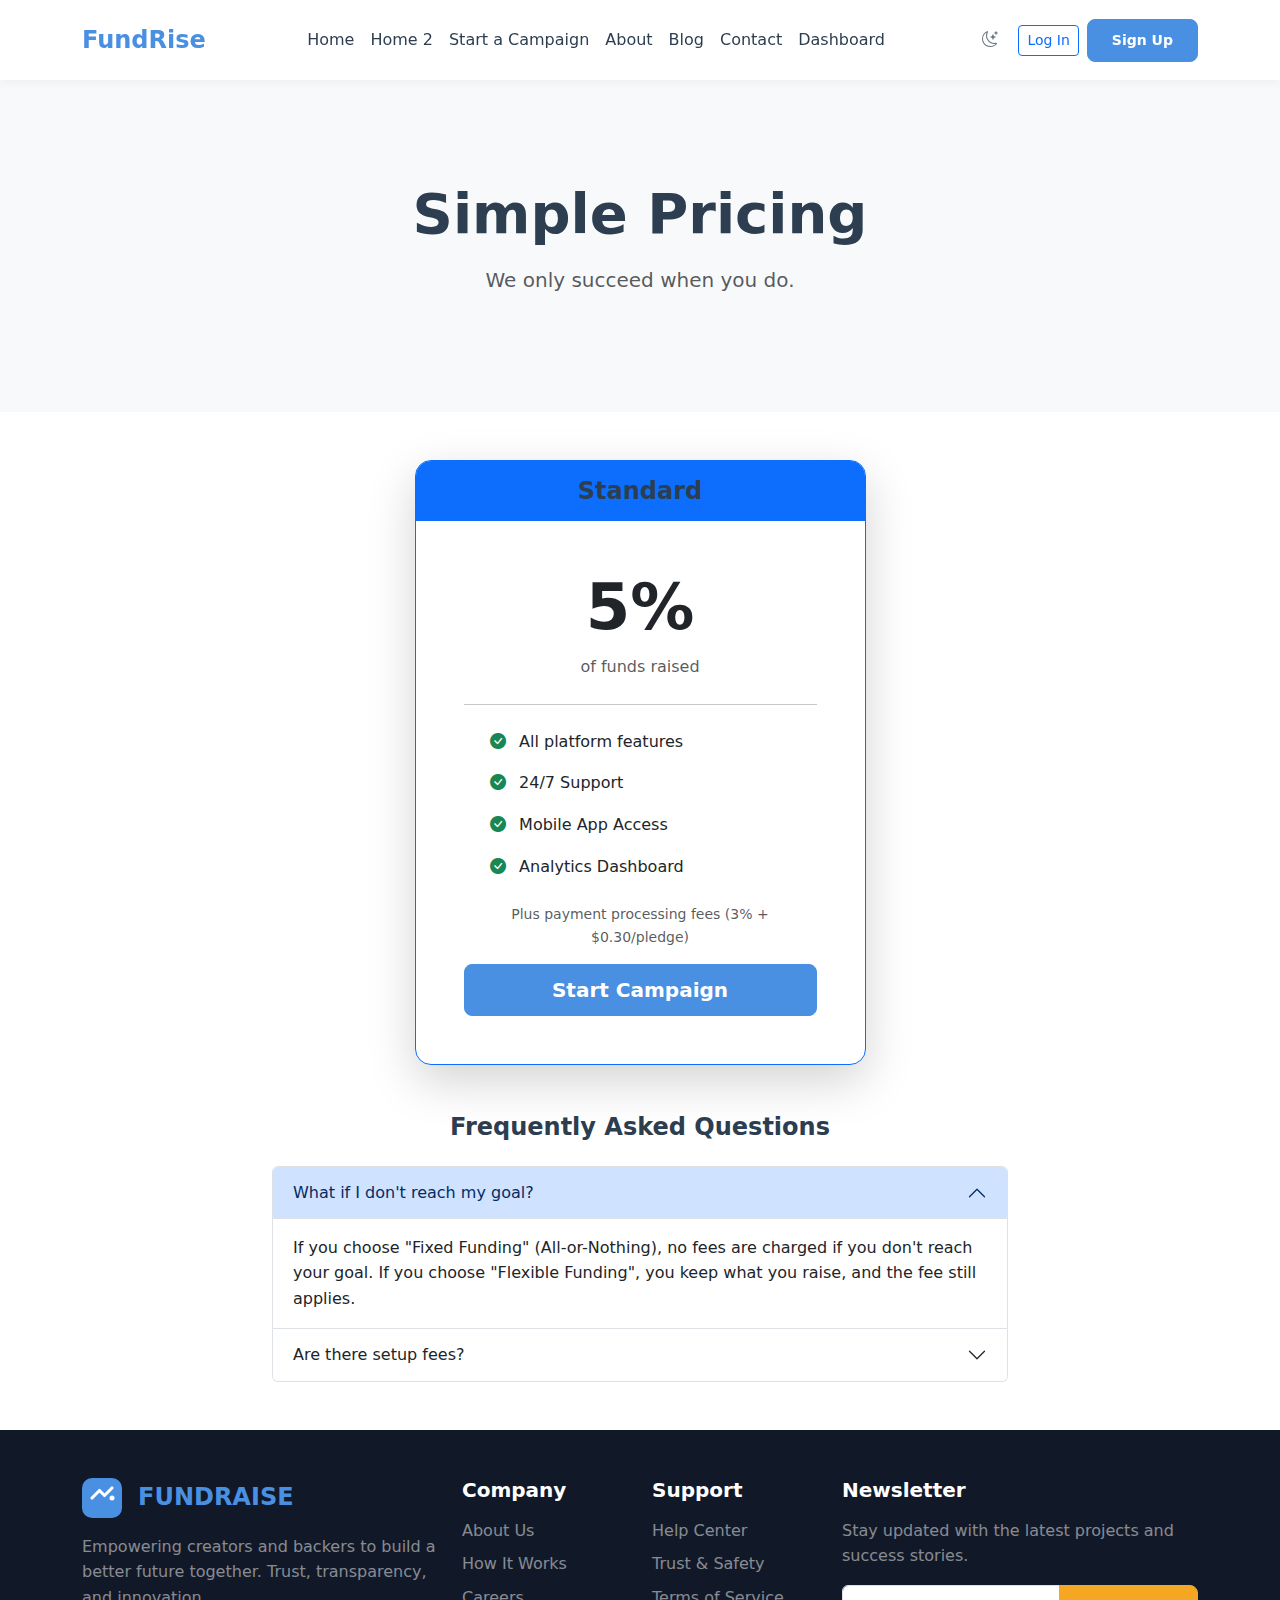
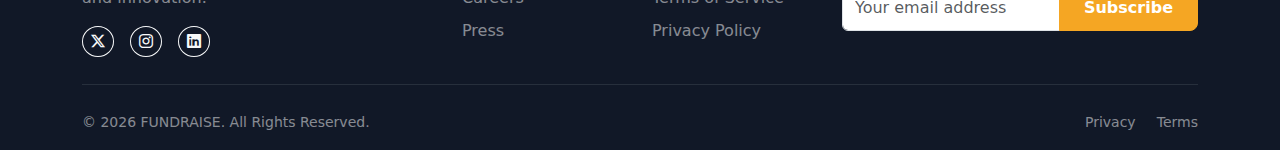
<file: pricing.html>
<!DOCTYPE html>
<html lang="en" data-bs-theme="light">

<head>
    <meta charset="UTF-8">
    <meta name="viewport" content="width=device-width, initial-scale=1.0">
    <title>Pricing - FundRise</title>
    <meta name="description" content="Simple, transparent fees. No hidden costs.">

    <link href="https://cdn.jsdelivr.net/npm/bootstrap@5.3.0/dist/css/bootstrap.min.css" rel="stylesheet">
    <link rel="stylesheet" href="assets/vendor/bootstrap-icons/font/bootstrap-icons.css">
    <link rel="stylesheet" href="assets/css/style.css">
    <link rel="icon" type="image/svg+xml" href="assets/images/logo.svg">
</head>

<body>

    <!-- Header / Navbar (Reuse exact structure) -->
    <nav class="navbar navbar-expand-xl sticky-top">
        <div class="container">
            <a class="navbar-brand" href="index.html">FundRise</a>
            <button class="navbar-toggler" type="button" data-bs-toggle="offcanvas" data-bs-target="#mobileMenu">
                <span class="navbar-toggler-icon"></span>
            </button>
            <div class="collapse navbar-collapse d-none d-xl-block" id="desktopMenu">
                <ul class="navbar-nav mx-auto mb-2 mb-xl-0">
                    <li class="nav-item"><a class="nav-link" href="index.html">Home</a></li>
                    <li class="nav-item"><a class="nav-link" href="home-2.html">Home 2</a></li>
                    <li class="nav-item"><a class="nav-link" href="services.html">Start a Campaign</a></li>
                    <li class="nav-item"><a class="nav-link" href="about.html">About</a></li>
                    <li class="nav-item"><a class="nav-link" href="blog.html">Blog</a></li>
                    <li class="nav-item"><a class="nav-link" href="contact.html">Contact</a></li>
                    <li class="nav-item"><a class="nav-link" href="dashboard.html">Dashboard</a></li>

                </ul>
                <div class="d-flex align-items-center gap-2">
                    <button class="btn btn-outline-secondary border-0" id="theme-toggle"><i
                            class="bi bi-moon-stars"></i></button>
                    <a href="login.html" class="btn btn-outline-primary btn-sm">Log In</a>
                    <a href="register.html" class="btn btn-primary btn-sm">Sign Up</a>
                </div>
            </div>
        </div>
    </nav>

    <!-- Mobile Offcanvas Menu (Same as others) -->
    <div class="offcanvas offcanvas-start" tabindex="-1" id="mobileMenu">
        <div class="offcanvas-header">
            <h5 class="offcanvas-title fw-bold text-primary">FundRise</h5>
            <button type="button" class="btn-close" data-bs-dismiss="offcanvas"></button>
        </div>
        <div class="offcanvas-body">
            <ul class="navbar-nav justify-content-end flex-grow-1 pe-3">
                <li class="nav-item"><a class="nav-link" href="index.html">Home</a></li>
                <li class="nav-item"><a class="nav-link" href="home-2.html">Home 2</a></li>
                <li class="nav-item"><a class="nav-link" href="services.html">Start a Campaign</a></li>
                <li class="nav-item"><a class="nav-link" href="about.html">About</a></li>
                <li class="nav-item"><a class="nav-link" href="blog.html">Blog</a></li>
                <li class="nav-item"><a class="nav-link" href="contact.html">Contact</a></li>
                <li class="nav-item">
                    <hr class="dropdown-divider">
                </li>
                <li class="nav-item"><a class="nav-link" href="login.html">Log In</a></li>
                <li class="nav-item"><a class="nav-link" href="register.html">Sign Up</a></li>
            </ul>
        </div>
    </div>


    <!-- Page Header -->
    <section class="hero-section text-center">
        <div class="container">
            <h1 class="display-4 fw-bold mb-3">Simple Pricing</h1>
            <p class="lead text-muted">We only succeed when you do.</p>
        </div>
    </section>

    <!-- Pricing Cards -->
    <section class="py-5">
        <div class="container">
            <div class="row justify-content-center">
                <div class="col-lg-5">
                    <div class="card border-primary shadow-lg text-center h-100">
                        <div class="card-header bg-primary text-white py-3 border-0">
                            <h4 class="fw-bold mb-0">Standard</h4>
                        </div>
                        <div class="card-body p-5">
                            <h1 class="card-title display-3 fw-bold">5%</h1>
                            <p class="text-muted">of funds raised</p>
                            <hr class="my-4">
                            <ul class="list-unstyled text-start mx-auto" style="max-width: 300px;">
                                <li class="mb-3"><i class="bi bi-check-circle-fill text-success me-2"></i> All platform
                                    features</li>
                                <li class="mb-3"><i class="bi bi-check-circle-fill text-success me-2"></i> 24/7 Support
                                </li>
                                <li class="mb-3"><i class="bi bi-check-circle-fill text-success me-2"></i> Mobile App
                                    Access</li>
                                <li class="mb-3"><i class="bi bi-check-circle-fill text-success me-2"></i> Analytics
                                    Dashboard</li>
                            </ul>
                            <p class="small text-muted mt-4">Plus payment processing fees (3% + $0.30/pledge)</p>
                            <a href="services.html" class="btn btn-primary btn-lg w-100">Start Campaign</a>
                        </div>
                    </div>
                </div>
            </div>

            <div class="text-center mt-5">
                <h4 class="fw-bold">Frequently Asked Questions</h4>
                <div class="row justify-content-center mt-4 text-start">
                    <div class="col-lg-8">
                        <div class="accordion" id="pricingFAQ">
                            <div class="accordion-item">
                                <h2 class="accordion-header">
                                    <button class="accordion-button" type="button" data-bs-toggle="collapse"
                                        data-bs-target="#collapseOne">
                                        What if I don't reach my goal?
                                    </button>
                                </h2>
                                <div id="collapseOne" class="accordion-collapse collapse show"
                                    data-bs-parent="#pricingFAQ">
                                    <div class="accordion-body">
                                        If you choose "Fixed Funding" (All-or-Nothing), no fees are charged if you don't
                                        reach your goal. If you choose "Flexible Funding", you keep what you raise, and
                                        the fee still applies.
                                    </div>
                                </div>
                            </div>
                            <div class="accordion-item">
                                <h2 class="accordion-header">
                                    <button class="accordion-button collapsed" type="button" data-bs-toggle="collapse"
                                        data-bs-target="#collapseTwo">
                                        Are there setup fees?
                                    </button>
                                </h2>
                                <div id="collapseTwo" class="accordion-collapse collapse" data-bs-parent="#pricingFAQ">
                                    <div class="accordion-body">
                                        No. Launching a campaign is completely free.
                                    </div>
                                </div>
                            </div>
                        </div>
                    </div>
                </div>
            </div>
        </div>
    </section>

    <!-- Footer (Reuse exact structure) -->
    <footer class="pt-5 pb-3">
        <div class="container">
            <div class="row g-4">
                <div class="col-lg-4">
                    <div class="d-flex align-items-center mb-3">
                        <img src="assets/images/logo.svg" alt="FUNDRAISE Logo" width="40" height="40" class="me-3">
                        <h4 class="fw-bold mb-0 footer-brand">FUNDRAISE</h4>
                    </div>
                    <p class="text-white-50">Empowering creators and backers to build a better future together. Trust,
                        transparency, and innovation.</p>
                    <div class="d-flex gap-3 mt-3">
                        <a href="#" class="btn btn-sm btn-outline-light rounded-circle"><i
                                class="bi bi-twitter-x"></i></a>
                        <a href="#" class="btn btn-sm btn-outline-light rounded-circle"><i
                                class="bi bi-instagram"></i></a>
                        <a href="#" class="btn btn-sm btn-outline-light rounded-circle"><i
                                class="bi bi-linkedin"></i></a>
                    </div>
                </div>
                <!-- ... -->
                <div class="col-lg-2 col-6">
                    <h5 class="fw-bold mb-3 text-white">Company</h5>
                    <ul class="list-unstyled">
                        <li class="mb-2"><a href="about.html" class="text-decoration-none text-white-50">About Us</a>
                        </li>
                        <li class="mb-2"><a href="services.html" class="text-decoration-none text-white-50">How It
                                Works</a></li>
                        <li class="mb-2"><a href="blog.html" class="text-decoration-none text-white-50">Careers</a></li>
                        <li class="mb-2"><a href="blog.html" class="text-decoration-none text-white-50">Press</a></li>
                    </ul>
                </div>
                <!-- ... -->
                <div class="col-lg-2 col-6">
                    <h5 class="fw-bold mb-3 text-white">Support</h5>
                    <ul class="list-unstyled">
                        <li class="mb-2"><a href="contact.html" class="text-decoration-none text-white-50">Help
                                Center</a></li>
                        <li class="mb-2"><a href="contact.html" class="text-decoration-none text-white-50">Trust &
                                Safety</a></li>
                        <li class="mb-2"><a href="#" class="text-decoration-none text-white-50">Terms of Service</a>
                        </li>
                        <li class="mb-2"><a href="#" class="text-decoration-none text-white-50">Privacy Policy</a></li>
                    </ul>
                </div>
                <!-- ... -->
                <div class="col-lg-4">
                    <h5 class="fw-bold mb-3 text-white">Newsletter</h5>
                    <p class="text-white-50">Stay updated with the latest projects and success stories.</p>
                    <form>
                        <div class="input-group">
                            <input type="email" class="form-control" placeholder="Your email address"
                                aria-label="Email">
                            <button class="btn btn-tertiary" type="button">Subscribe</button>
                        </div>
                    </form>
                </div>
            </div>
            <hr class="border-secondary my-4">
            <div class="row align-items-center">
                <div class="col-md-6 text-center text-md-start">
                    <small class="text-white-50">&copy; 2026 FUNDRAISE. All Rights Reserved.</small>
                </div>
                <div class="col-md-6 text-center text-md-end">
                    <a href="#" class="text-white-50 me-3 small">Privacy</a>
                    <a href="#" class="text-white-50 small">Terms</a>
                </div>
            </div>
        </div>
    </footer>

    <script src="https://cdn.jsdelivr.net/npm/bootstrap@5.3.0/dist/js/bootstrap.bundle.min.js"></script>
    <script src="assets/js/main.js"></script>
</body>

</html>
</file>
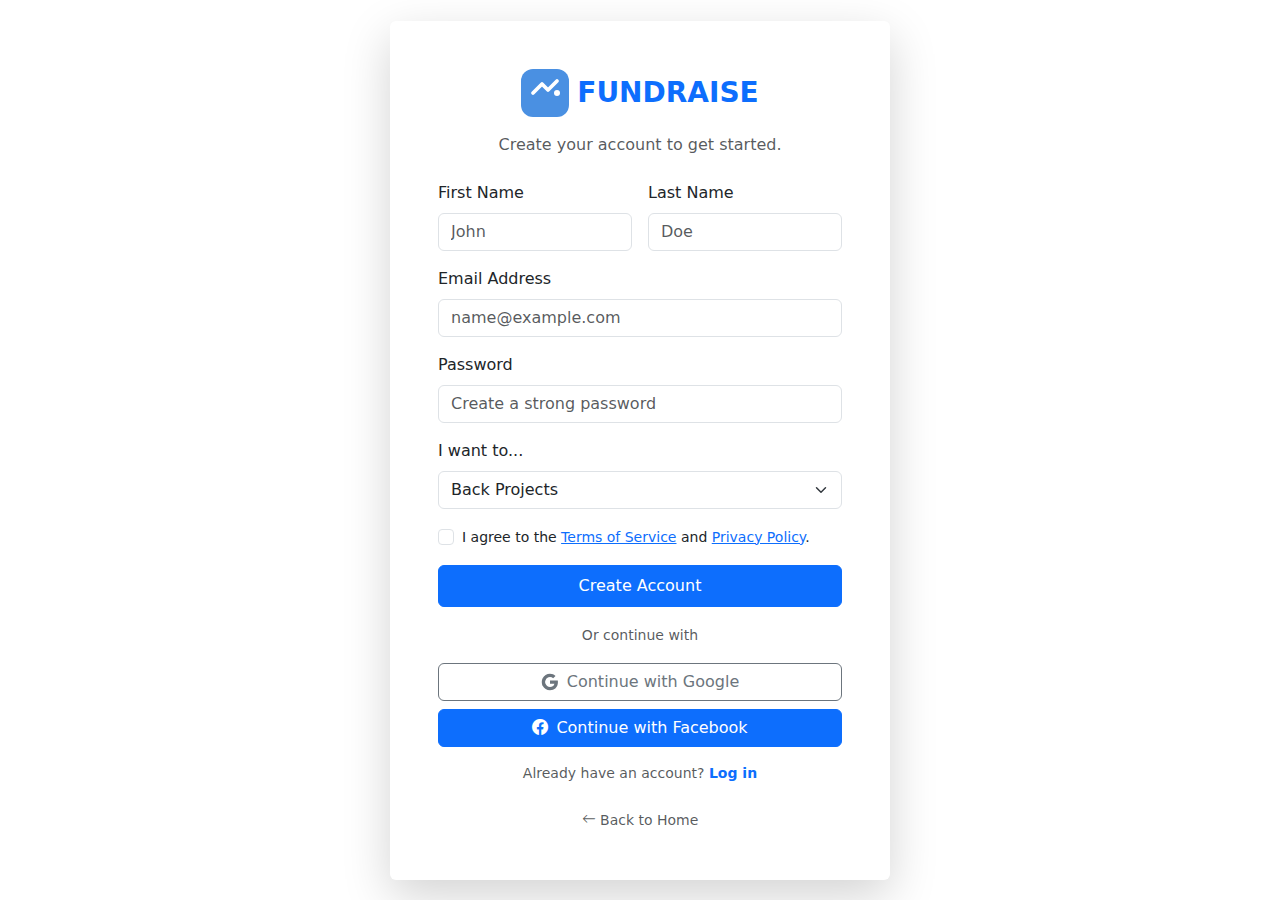
<file: register.html>
<!DOCTYPE html>
<html lang="en" data-bs-theme="light">

<head>
    <meta charset="UTF-8">
    <meta name="viewport" content="width=device-width, initial-scale=1.0">
    <title>Register - FundRise</title>

    <link href="https://cdn.jsdelivr.net/npm/bootstrap@5.3.0/dist/css/bootstrap.min.css" rel="stylesheet">
    <link rel="stylesheet" href="assets/vendor/bootstrap-icons/font/bootstrap-icons.css">
    <link rel="icon" type="image/svg+xml" href="assets/images/logo.svg">
    <style>
        .auth-container {
            min-height: 100vh;
            display: flex;
            align-items: center;
            justify-content: center;
            background-color: var(--bg-light);
            padding: 20px;
        }
    </style>
</head>

<body>

    <div class="auth-container">
        <div class="card border-0 shadow-lg" style="max-width: 500px; width: 100%;">
            <div class="card-body p-5">
                <div class="text-center mb-4">
                    <a href="index.html"
                        class="d-flex align-items-center justify-content-center text-decoration-none mb-3">
                        <img src="assets/images/logo.svg" alt="FUNDRAISE Logo" width="48" height="48" class="me-2">
                        <h3 class="fw-bold text-primary mb-0">FUNDRAISE</h3>
                    </a>
                    <p class="text-muted">Create your account to get started.</p>
                </div>

                <form action="dashboard.html">
                    <div class="row g-3 mb-3">
                        <div class="col-md-6">
                            <label class="form-label">First Name</label>
                            <input type="text" class="form-control" placeholder="John">
                        </div>
                        <div class="col-md-6">
                            <label class="form-label">Last Name</label>
                            <input type="text" class="form-control" placeholder="Doe">
                        </div>
                    </div>

                    <div class="mb-3">
                        <label class="form-label">Email Address</label>
                        <input type="email" class="form-control" placeholder="name@example.com">
                    </div>

                    <div class="mb-3">
                        <label class="form-label">Password</label>
                        <input type="password" class="form-control" placeholder="Create a strong password">
                    </div>

                    <div class="mb-3">
                        <label class="form-label">I want to...</label>
                        <select class="form-select">
                            <option value="backer">Back Projects</option>
                            <option value="creator">Start a Campaign</option>
                        </select>
                    </div>

                    <div class="form-check mb-3">
                        <input class="form-check-input" type="checkbox" id="termsCheck">
                        <label class="form-check-label small" for="termsCheck">
                            I agree to the <a href="#">Terms of Service</a> and <a href="#">Privacy Policy</a>.
                        </label>
                    </div>

                    <button type="submit" class="btn btn-primary w-100 py-2">Create Account</button>

                    <div class="text-center my-3">
                        <span class="text-muted small">Or continue with</span>
                    </div>

                    <div class="d-grid gap-2 mb-3">
                        <button type="button"
                            class="btn btn-outline-secondary w-100 d-flex align-items-center justify-content-center">
                            <svg class="me-2" width="18" height="18" viewBox="0 0 24 24" fill="currentColor">
                                <path
                                    d="M22.56 12.25c0-.78-.07-1.53-.2-2.25H12v4.26h5.92c-.26 1.37-1.04 2.53-2.21 3.31v2.77h3.57c2.08-1.92 3.28-4.74 3.28-8.09z" />
                                <path
                                    d="M12 23c2.97 0 5.46-.98 7.28-2.66l-3.57-2.77c-.98.66-2.23 1.06-3.71 1.06-2.86 0-5.29-1.93-6.16-4.53H2.18v2.84C3.99 20.53 7.7 23 12 23z" />
                                <path
                                    d="M5.84 14.09c-.22-.66-.35-1.36-.35-2.09s.13-1.43.35-2.09V7.07H2.18C1.43 8.55 1 10.22 1 12s.43 3.45 1.18 4.93l2.85-2.22.81-.62z" />
                                <path
                                    d="M12 5.38c1.62 0 3.06.56 4.21 1.64l3.15-3.15C17.45 2.09 14.97 1 12 1 7.7 1 3.99 3.47 2.18 7.07l3.66 2.84c.87-2.6 3.3-4.53 6.16-4.53z" />
                            </svg>
                            Continue with Google
                        </button>
                        <button type="button"
                            class="btn btn-primary w-100 d-flex align-items-center justify-content-center">
                            <i class="bi bi-facebook me-2"></i>
                            Continue with Facebook
                        </button>
                    </div>

                    <div class="text-center mt-3">
                        <p class="small text-muted mb-0">Already have an account? <a href="login.html"
                                class="fw-bold text-decoration-none">Log in</a></p>
                    </div>
                    <div class="mt-4 text-center">
                        <a href="index.html" class="small text-muted text-decoration-none"><i
                                class="bi bi-arrow-left"></i> Back to Home</a>
                    </div>
                </form>
            </div>
        </div>
    </div>

    <script src="https://cdn.jsdelivr.net/npm/bootstrap@5.3.0/dist/js/bootstrap.bundle.min.js"></script>
    <script src="assets/js/main.js"></script>
</body>

</html>
</file>
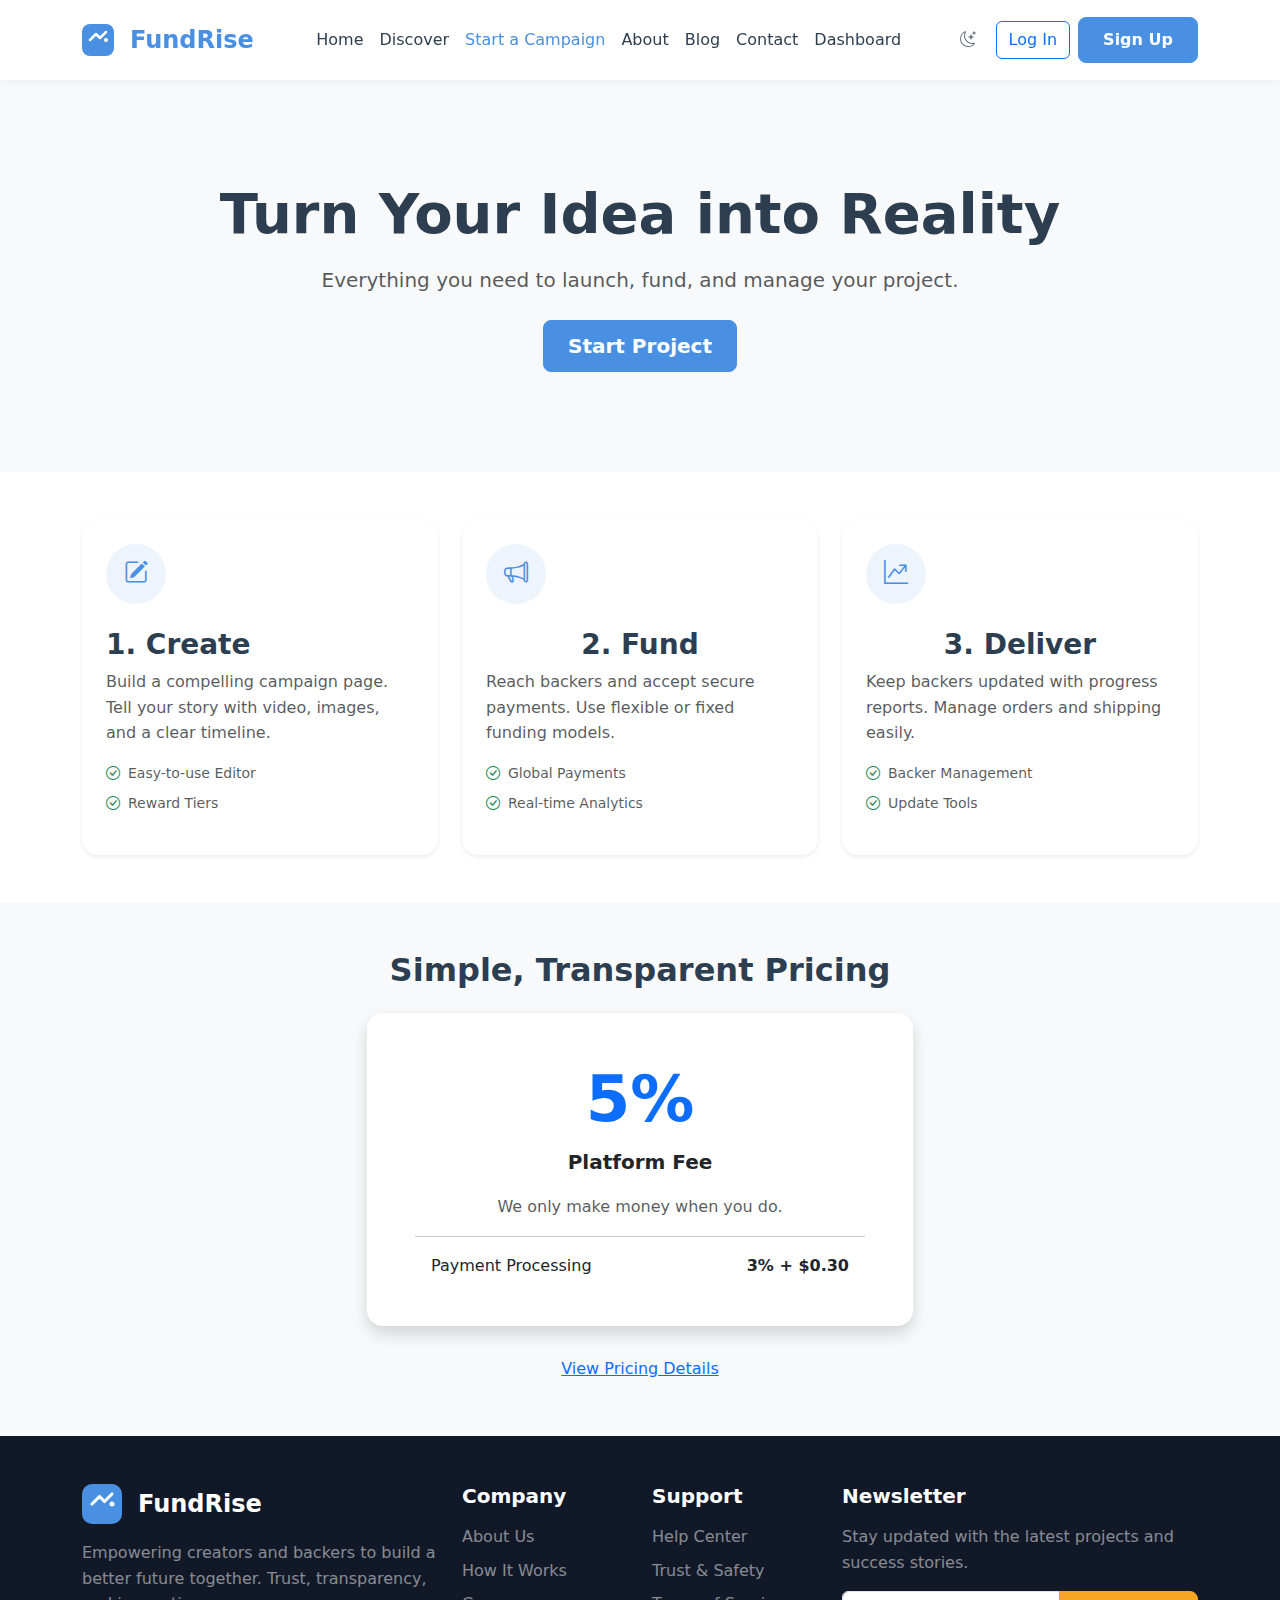
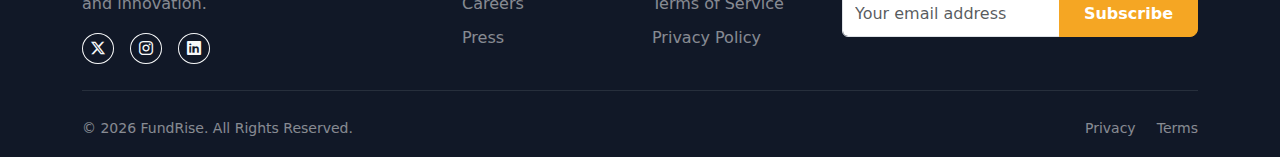
<file: services.html>
<!DOCTYPE html>
<html lang="en" data-bs-theme="light">

<head>
    <meta charset="UTF-8">
    <meta name="viewport" content="width=device-width, initial-scale=1.0">
    <title>Start a Campaign - FundRise</title>
    <meta name="description"
        content="Launch your crowdfunding campaign with FundRise. Tools, support, and a community ready to back you.">

    <!-- Bootstrap 5 CSS -->
    <link href="https://cdn.jsdelivr.net/npm/bootstrap@5.3.0/dist/css/bootstrap.min.css" rel="stylesheet">
    <!-- Bootstrap Icons -->
    <link rel="stylesheet" href="https://cdn.jsdelivr.net/npm/bootstrap-icons@1.11.0/font/bootstrap-icons.css">
    <!-- Custom CSS -->
    <link rel="stylesheet" href="assets/css/style.css">
</head>

<body>

    <!-- Header / Navbar (Reuse exact structure) -->
    <nav class="navbar navbar-expand-lg sticky-top">
        <div class="container">
            <a class="navbar-brand d-flex align-items-center" href="index.html">
                <img src="assets/images/logo.svg" alt="FundRise Logo" width="32" height="32" class="me-2">
                FundRise
            </a>
            <button class="navbar-toggler" type="button" data-bs-toggle="offcanvas" data-bs-target="#mobileMenu">
                <span class="navbar-toggler-icon"></span>
            </button>
            <div class="collapse navbar-collapse d-none d-lg-block" id="desktopMenu">
                <ul class="navbar-nav mx-auto mb-2 mb-lg-0">
                    <li class="nav-item"><a class="nav-link" href="index.html">Home</a></li>
                    <li class="nav-item"><a class="nav-link" href="home-2.html">Discover</a></li>
                    <li class="nav-item"><a class="nav-link active" href="services.html">Start a Campaign</a></li>
                    <li class="nav-item"><a class="nav-link" href="about.html">About</a></li>
                    <li class="nav-item"><a class="nav-link" href="blog.html">Blog</a></li>
                    <li class="nav-item"><a class="nav-link" href="contact.html">Contact</a></li>
                                                            <li class="nav-item"><a class="nav-link" href="dashboard.html">Dashboard</a></li>

                </ul>
                <div class="d-flex align-items-center gap-2">
                    <button class="btn btn-outline-secondary border-0" id="theme-toggle"><i
                            class="bi bi-moon-stars"></i></button>
                    <a href="login.html" class="btn btn-outline-primary">Log In</a>
                    <a href="register.html" class="btn btn-primary">Sign Up</a>
                </div>
            </div>
        </div>
    </nav>

    <!-- Mobile Offcanvas Menu -->
    <div class="offcanvas offcanvas-start" tabindex="-1" id="mobileMenu">
        <div class="offcanvas-header">
            <h5 class="offcanvas-title fw-bold text-primary d-flex align-items-center" id="mobileMenuLabel">
                <img src="assets/images/logo.svg" alt="FundRise Logo" width="24" height="24" class="me-2">
                FundRise
            </h5>
            <button type="button" class="btn-close" data-bs-dismiss="offcanvas"></button>
        </div>
        <div class="offcanvas-body">
            <ul class="navbar-nav justify-content-end flex-grow-1 pe-3">
                <li class="nav-item"><a class="nav-link" href="index.html">Home</a></li>
                <li class="nav-item"><a class="nav-link" href="home-2.html">Discover</a></li>
                <li class="nav-item"><a class="nav-link active" href="services.html">Start a Campaign</a></li>
                <li class="nav-item"><a class="nav-link" href="about.html">About</a></li>
                <li class="nav-item"><a class="nav-link" href="blog.html">Blog</a></li>
                <li class="nav-item"><a class="nav-link" href="contact.html">Contact</a></li>
                <li class="nav-item">
                    <hr class="dropdown-divider">
                </li>
                <li class="nav-item"><a class="nav-link" href="login.html">Log In</a></li>
                <li class="nav-item"><a class="nav-link" href="register.html">Sign Up</a></li>
            </ul>
        </div>
    </div>

    <!-- Page Header -->
    <section class="hero-section text-center">
        <div class="container">
            <h1 class="display-4 fw-bold mb-3">Turn Your Idea into Reality</h1>
            <p class="lead text-muted mb-4 mx-auto" style="max-width: 700px;">
                Everything you need to launch, fund, and manage your project.
            </p>
            <a href="register.html" class="btn btn-primary btn-lg">Start Project</a>
        </div>
    </section>

    <!-- How It Works / Services -->
    <section class="py-5">
        <div class="container">
            <div class="row g-4">
                <div class="col-lg-4 d-flex">
                    <div class="card border-0 shadow-sm h-100">
                        <div class="card-body p-4">
                            <div class="feature-icon mb-4">
                                <i class="bi bi-pencil-square"></i>
                            </div>
                            <h3>1. Create</h3>
                            <p class="text-muted">
                                Build a compelling campaign page. Tell your story with video, images, and a clear
                                timeline.
                            </p>
                            <ul class="list-unstyled text-muted small">
                                <li class="mb-2"><i class="bi bi-check-circle text-success me-2"></i>Easy-to-use Editor
                                </li>
                                <li class="mb-2"><i class="bi bi-check-circle text-success me-2"></i>Reward Tiers</li>
                            </ul>
                        </div>
                    </div>
                </div>
                <div class="col-lg-4 d-flex">
                    <div class="card border-0 shadow-sm h-100">
                        <div class="card-body p-4">
                            <div class="feature-icon mb-4 text-center">
                                <i class="bi bi-megaphone"></i>
                            </div>
                            <h3 class="fw-bold text-center">2. Fund</h3>
                            <p class="text-muted">
                                Reach backers and accept secure payments. Use flexible or fixed funding models.
                            </p>
                            <ul class="list-unstyled text-muted small">
                                <li class="mb-2"><i class="bi bi-check-circle text-success me-2"></i>Global Payments
                                </li>
                                <li class="mb-2"><i class="bi bi-check-circle text-success me-2"></i>Real-time Analytics
                                </li>
                            </ul>
                        </div>
                    </div>
                </div>
                <div class="col-lg-4 d-flex">
                    <div class="card border-0 shadow-sm h-100">
                        <div class="card-body p-4">
                            <div class="feature-icon mb-4 text-center">
                                <i class="bi bi-graph-up-arrow"></i>
                            </div>
                            <h3 class="fw-bold text-center">3. Deliver</h3>
                            <p class="text-muted">
                                Keep backers updated with progress reports. Manage orders and shipping easily.
                            </p>
                            <ul class="list-unstyled text-muted small">
                                <li class="mb-2"><i class="bi bi-check-circle text-success me-2"></i>Backer Management
                                </li>
                                <li class="mb-2"><i class="bi bi-check-circle text-success me-2"></i>Update Tools</li>
                            </ul>
                        </div>
                    </div>
                </div>
            </div>
        </div>
    </section>

    <!-- Pricing Preview -->
    <section class="bg-light py-5">
        <div class="container text-center">
            <h2 class="fw-bold mb-4">Simple, Transparent Pricing</h2>
            <div class="row justify-content-center">
                <div class="col-md-6">
                    <div class="card border-0 shadow">
                        <div class="card-body p-5">
                            <h1 class="display-3 fw-bold text-primary">5%</h1>
                            <p class="lead fw-bold">Platform Fee</p>
                            <p class="text-muted">We only make money when you do.</p>
                            <hr>
                            <div class="d-flex justify-content-between px-3">
                                <span>Payment Processing</span>
                                <span class="fw-bold">3% + $0.30</span>
                            </div>
                        </div>
                    </div>
                </div>
            </div>
            <div class="mt-4">
                <a href="pricing.html" class="btn btn-link">View Pricing Details</a>
            </div>
        </div>
    </section>

    <!-- Footer (Reuse exact structure) -->
    <footer class="pt-5 pb-3">
        <div class="container">
            <div class="row g-4">
                <div class="col-lg-4">
                    <div class="d-flex align-items-center mb-3">
                        <img src="assets/images/logo.svg" alt="FundRise Logo" width="40" height="40" class="me-3">
                        <h4 class="fw-bold mb-0 text-white">FundRise</h4>
                    </div>
                    <p class="text-white-50">Empowering creators and backers to build a better future together. Trust,
                        transparency, and innovation.</p>
                    <div class="d-flex gap-3 mt-3">
                        <a href="#" class="btn btn-sm btn-outline-light rounded-circle"><i
                                class="bi bi-twitter-x"></i></a>
                        <a href="#" class="btn btn-sm btn-outline-light rounded-circle"><i
                                class="bi bi-instagram"></i></a>
                        <a href="#" class="btn btn-sm btn-outline-light rounded-circle"><i
                                class="bi bi-linkedin"></i></a>
                    </div>
                </div>
                <div class="col-lg-2 col-6">
                    <h5 class="fw-bold mb-3 text-white">Company</h5>
                    <ul class="list-unstyled">
                        <li class="mb-2"><a href="about.html" class="text-decoration-none text-white-50">About Us</a>
                        </li>
                        <li class="mb-2"><a href="services.html" class="text-decoration-none text-white-50">How It
                                Works</a></li>
                        <li class="mb-2"><a href="blog.html" class="text-decoration-none text-white-50">Careers</a></li>
                        <li class="mb-2"><a href="blog.html" class="text-decoration-none text-white-50">Press</a></li>
                    </ul>
                </div>
                <div class="col-lg-2 col-6">
                    <h5 class="fw-bold mb-3 text-white">Support</h5>
                    <ul class="list-unstyled">
                        <li class="mb-2"><a href="contact.html" class="text-decoration-none text-white-50">Help
                                Center</a></li>
                        <li class="mb-2"><a href="contact.html" class="text-decoration-none text-white-50">Trust &
                                Safety</a></li>
                        <li class="mb-2"><a href="#" class="text-decoration-none text-white-50">Terms of Service</a>
                        </li>
                        <li class="mb-2"><a href="#" class="text-decoration-none text-white-50">Privacy Policy</a></li>
                    </ul>
                </div>
                <div class="col-lg-4">
                    <h5 class="fw-bold mb-3 text-white">Newsletter</h5>
                    <p class="text-white-50">Stay updated with the latest projects and success stories.</p>
                    <form>
                        <div class="input-group">
                            <input type="email" class="form-control" placeholder="Your email address"
                                aria-label="Email">
                            <button class="btn btn-tertiary" type="button">Subscribe</button>
                        </div>
                    </form>
                </div>
            </div>
            <hr class="border-secondary my-4">
            <div class="row align-items-center">
                <div class="col-md-6 text-center text-md-start">
                    <small class="text-white-50">&copy; 2026 FundRise. All Rights Reserved.</small>
                </div>
                <div class="col-md-6 text-center text-md-end">
                    <a href="#" class="text-white-50 me-3 small">Privacy</a>
                    <a href="#" class="text-white-50 small">Terms</a>
                </div>
            </div>
        </div>
    </footer>

    <script src="https://cdn.jsdelivr.net/npm/bootstrap@5.3.0/dist/js/bootstrap.bundle.min.js"></script>
    <script src="assets/js/main.js"></script>
</body>

</html>
</file>
<file: assets/css/style.css>
/* 
 * Crowdfunding Platform - Main Stylesheet
 * beginner-friendly, organized by sections
 */

:root {
  /* --- 3-Color Palette --- */
  --primary-color: #4A90E2;
  /* Trustworthy Blue */
  --secondary-color: #2C3E50;
  /* Professional Dark Blue/Gray */
  --tertiary-color: #F5A623;
  /* Energetic Orange/Gold for CTAs and Highlights */

  /* --- Functional Colors --- */
  --success-color: #28a745;
  --bg-light: #f8f9fa;
  --bg-white: #ffffff;
  --text-dark: #212529;
  --text-muted: #6c757d;
  --border-color: #dee2e6;

  /* --- Spacing & Radius --- */
  --radius-sm: 4px;
  --radius-md: 8px;
  --radius-lg: 16px;
  --card-shadow: 0 4px 6px rgba(0, 0, 0, 0.05);
  --section-padding: 80px 0;
}

/* --- Dark Theme Variables --- */
[data-bs-theme="dark"] {
  --bg-light: #212529;
  --bg-white: #1a1d20;
  --text-dark: #f8f9fa;
  --text-muted: #adb5bd;
  --border-color: #495057;
  --card-shadow: 0 4px 6px rgba(0, 0, 0, 0.3);
}

/* --- Global Reset & Typography --- */
body {
  font-family: 'Inter', system-ui, -apple-system, sans-serif;
  /* Modern, clean font */
  color: var(--text-dark);
  background-color: var(--bg-white);
  line-height: 1.6;
}

h1,
h2,
h3,
h4,
h5,
h6 {
  font-weight: 700;
  color: var(--secondary-color);
}

[data-bs-theme="dark"] h1,
[data-bs-theme="dark"] h2,
[data-bs-theme="dark"] h3,
[data-bs-theme="dark"] h4,
[data-bs-theme="dark"] h5,
[data-bs-theme="dark"] h6 {
  color: var(--text-dark);
}

a {
  text-decoration: none;
  color: var(--primary-color);
  transition: all 0.2s ease;
}

a:hover {
  text-decoration: none;
  color: var(--tertiary-color);
}

section {
  padding: var(--section-padding);
}

/* --- Buttons --- */
.btn-primary {
  background-color: var(--primary-color);
  border-color: var(--primary-color);
  color: white;
  padding: 10px 24px;
  border-radius: var(--radius-md);
  font-weight: 600;
}

.btn-primary:hover {
  background-color: #357abd;
  /* Darker shade of primary */
  border-color: #357abd;
}

.btn-secondary {
  background-color: var(--secondary-color);
  border-color: var(--secondary-color);
  color: white;
  padding: 10px 24px;
  border-radius: var(--radius-md);
  font-weight: 600;
}

.btn-tertiary {
  background-color: var(--tertiary-color);
  border-color: var(--tertiary-color);
  color: #fff;
  padding: 10px 24px;
  border-radius: var(--radius-md);
  font-weight: 600;
}

.btn-tertiary:hover {
  background-color: #d48b15;
  color: #fff;
}

/* --- Cards --- */
.card {
  border: 1px solid var(--border-color);
  background-color: var(--bg-white);
  border-radius: var(--radius-lg);
  box-shadow: var(--card-shadow);
  transition: transform 0.2s, box-shadow 0.2s;
  overflow: hidden;
}

.card:hover {
  transform: translateY(-5px);
  box-shadow: 0 10px 20px rgba(0, 0, 0, 0.1);
}

.card-img-top {
  height: 200px;
  object-fit: cover;
}

/* --- Progress Bars --- */
.progress {
  height: 10px;
  border-radius: 5px;
  background-color: #e9ecef;
}

[data-bs-theme="dark"] .progress {
  background-color: #343a40;
}

.progress-bar {
  background-color: var(--tertiary-color);
  /* Highlight progress with Action color */
}

/* Auth buttons consistency */
.btn-auth {
  width: 120px !important;
  height: 40px;
  display: inline-flex;
  justify-content: center;
  align-items: center;
  padding: 0 !important;
  font-weight: 600 !important;
  font-size: 0.875rem !important;
}

/* --- Navbar --- */
.navbar {
  box-shadow: 0 2px 10px rgba(0, 0, 0, 0.05);
  padding: 1rem 0;
  background-color: var(--bg-white);
}

.navbar-brand {
  font-weight: 800;
  font-size: 1.5rem;
  color: var(--primary-color) !important;
  display: flex;
  align-items: center;
  gap: 0.5rem;
  text-decoration: none !important;
}

[data-bs-theme="dark"] .navbar-brand {
  color: var(--primary-color) !important;
}

.navbar-brand img {
  transition: transform 0.2s ease;
}

.navbar-brand:hover img {
  transform: scale(1.05);
}

.nav-link {
  font-weight: 500;
  color: var(--secondary-color) !important;
}

[data-bs-theme="dark"] .nav-link {
  color: var(--text-dark) !important;
}

.nav-link:hover,
.nav-link.active {
  color: var(--primary-color) !important;
}

.navbar-toggler {
  margin-left: auto;
}

/* --- Hero Section --- */
.hero-section {
  padding: 100px 0;
  background-color: var(--bg-light);
  display: flex;
  align-items: center;
}

/* --- Features --- */
.feature-icon {
  width: 60px;
  height: 60px;
  background-color: rgba(74, 144, 226, 0.1);
  /* Primary color with opacity */
  color: var(--primary-color);
  border-radius: 50%;
  display: flex;
  align-items: center;
  justify-content: center;
  font-size: 1.5rem;
  margin-bottom: 20px;
}

/* --- Footer --- */
footer {
  background-color: #111827;
  /* Deep gray-blue for better contrast */
  color: white;
  padding: 60px 0 20px;
}

.footer-brand {
  color: var(--primary-color) !important;
  font-weight: 800;
}

footer a {
  color: rgba(255, 255, 255, 0.8);
}

footer a:hover {
  color: var(--tertiary-color);
}

/* --- Admin Dashboard Specific --- */
.sidebar {
  min-height: 100vh;
  background-color: var(--bg-white);
  border-right: 1px solid var(--border-color);
}

.sidebar .navbar-brand {
  color: var(--primary-color) !important;
  font-weight: 800 !important;
  font-size: 1.5rem;
}

.sidebar .nav-link {
  color: var(--text-dark) !important;
  padding: 12px 20px;
  border-radius: var(--radius-md);
  margin-bottom: 5px;
}

.sidebar .nav-link:hover,
.sidebar .nav-link.active {
  background-color: rgba(74, 144, 226, 0.1);
  /* Primary-light */
  color: var(--primary-color) !important;
}

/* --- Dark Theme Support --- */
[data-bs-theme="dark"] .carousel-control-prev-icon,
[data-bs-theme="dark"] .carousel-control-next-icon {
  background-color: var(--bg-white);
  color: var(--text-dark);
}

[data-bs-theme="dark"] .carousel-control-prev-icon:hover,
[data-bs-theme="dark"] .carousel-control-next-icon:hover {
  background-color: var(--primary-color);
}

[data-bs-theme="dark"] .carousel-item {
  background-color: var(--bg-white);
  border-radius: var(--radius-lg);
}

[data-bs-theme="dark"] .carousel-item .lead {
  color: var(--text-dark);
}

[data-bs-theme="dark"] .carousel-item h5 {
  color: var(--text-dark);
}

[data-bs-theme="dark"] .text-primary {
  color: var(--primary-color) !important;
}

/* Ensure Bootstrap .bg-light sections render dark in dark mode */
[data-bs-theme="dark"] .bg-light {
  background-color: var(--bg-light) !important;
}

/* Pricing Section Dark Theme */
[data-bs-theme="dark"] h2.text-primary {
  color: var(--text-dark) !important;
}

[data-bs-theme="dark"] .bg-light h2.fw-bold {
  color: #ffffff !important;
}

[data-bs-theme="dark"] .bg-light .lead.fw-bold {
  color: #ffffff !important;
}

[data-bs-theme="dark"] .bg-light .text-primary {
  color: var(--primary-color) !important;
}

[data-bs-theme="dark"] .bg-light .text-muted {
  color: #adb5bd !important;
}

[data-bs-theme="dark"] .bg-light span {
  color: #ffffff !important;
}

[data-bs-theme="dark"] .bg-light .card {
  background-color: var(--bg-white) !important;
  color: var(--text-dark) !important;
}

[data-bs-theme="dark"] .bg-light .card span {
  color: var(--text-dark) !important;
}

[data-bs-theme="dark"] .bg-light hr {
  border-color: var(--border-color) !important;
}

[data-bs-theme="dark"] .card {
  background-color: var(--bg-white);
  border-color: var(--border-color);
}

[data-bs-theme="dark"] .card h1 {
  color: var(--primary-color);
}

[data-bs-theme="dark"] .card .lead {
  color: var(--text-dark) !important;
}

[data-bs-theme="dark"] .card .fw-bold {
  color: var(--text-dark) !important;
}

[data-bs-theme="dark"] .card .text-muted {
  color: var(--text-dark) !important;
}

/* Keep text readable on light cards in dark mode */
[data-bs-theme="dark"] .card.bg-white {
  background-color: var(--bg-white) !important;
  color: var(--text-dark) !important;
  border: 1px solid var(--border-color) !important;
}

[data-bs-theme="dark"] .card.bg-white .fw-bold,
[data-bs-theme="dark"] .card.bg-white .lead,
[data-bs-theme="dark"] .card.bg-white .card-title,
[data-bs-theme="dark"] .card.bg-white .card-title a,
[data-bs-theme="dark"] .card.bg-white p,
[data-bs-theme="dark"] .card.bg-white .fst-italic {
  color: var(--text-dark) !important;
}

[data-bs-theme="dark"] .card.bg-white .text-muted {
  color: var(--text-muted) !important;
}

/* About Page Hero Section Dark Theme */
[data-bs-theme="dark"] .bg-light h1,
[data-bs-theme="dark"] .bg-light h2,
[data-bs-theme="dark"] .bg-light .fw-bold {
  color: var(--text-dark) !important;
}

[data-bs-theme="dark"] .bg-light .lead.text-muted {
  color: var(--text-muted) !important;
}

/* Blog Page Dark Theme */
[data-bs-theme="dark"] .blog-hero h1,
[data-bs-theme="dark"] .blog-hero .lead {
  color: var(--text-dark) !important;
}

.text-highlight {
  color: var(--secondary-color) !important;
  font-weight: 700;
}

[data-bs-theme="dark"] .text-highlight {
  color: var(--text-dark) !important;
}

.text-highlight:hover {
  color: var(--primary-color) !important;
}

[data-bs-theme="dark"] .card-title,
[data-bs-theme="dark"] .card-title a,
[data-bs-theme="dark"] h2 a.text-dark,
[data-bs-theme="dark"] h5 a.text-dark {
  color: var(--text-dark) !important;
}

[data-bs-theme="dark"] .card-title a:hover {
  color: var(--primary-color) !important;
}

[data-bs-theme="dark"] .card h5.fw-bold {
  color: var(--bg-white) !important;
}

[data-bs-theme="dark"] .card h5.fw-bold a {
  color: var(--bg-white) !important;
}

[data-bs-theme="dark"] .card h5.fw-bold a:hover {
  color: var(--primary-color) !important;
}

[data-bs-theme="dark"] .card h3.card-title.fw-bold a.text-dark {
  color: var(--bg-white) !important;
}

[data-bs-theme="dark"] .card h3.card-title.fw-bold a.text-dark:hover {
  color: var(--primary-color) !important;
}

/* Contact Page Dark Theme */
[data-bs-theme="dark"] .bg-light h1 {
  color: var(--bg-white) !important;
}

[data-bs-theme="dark"] .bg-light .lead {
  color: var(--bg-white) !important;
}

/* Mobile Sidebar Helper */
@media (max-width: 1200px) {
  .sidebar {
    min-height: auto;
    border-right: none;
    border-bottom: 1px solid var(--border-color);
  }
}

/* MAXIMUM SPECIFICITY OVERRIDE FOR PRICING SECTION */
[data-bs-theme="dark"] section.bg-light h2.fw-bold {
  color: #ffffff !important;
}

[data-bs-theme="dark"] section.bg-light .container h2.fw-bold {
  color: #ffffff !important;
}

[data-bs-theme="dark"] section.bg-light .container.text-center h2.fw-bold {
  color: #ffffff !important;
}

[data-bs-theme="dark"] .bg-light .card h1.display-3.fw-bold.text-primary {
  color: var(--primary-color) !important;
}

[data-bs-theme="dark"] section.bg-light .card p.lead.fw-bold {
  color: #ffffff !important;
}

[data-bs-theme="dark"] section.bg-light .card p.text-muted {
  color: #adb5bd !important;
}

[data-bs-theme="dark"] section.bg-light .card div span {
  color: var(--text-dark) !important;
}

[data-bs-theme="dark"] section.bg-light .card div span.fw-bold {
  color: var(--text-dark) !important;
}

/* Home-2: keep Trusted by Backers text readable in dark mode */
[data-bs-theme="dark"] section.trusted-backers-section .fw-bold {
  color: var(--text-dark) !important;
}

[data-bs-theme="dark"] section.trusted-backers-section .text-muted {
  color: var(--text-muted) !important;
}

/* Home-2: keep Featured Creators text readable in dark mode */
[data-bs-theme="dark"] section.featured-creators-section .card h5.fw-bold {
  color: var(--text-dark) !important;
}

[data-bs-theme="dark"] section.featured-creators-section .card .text-muted {
  color: var(--text-muted) !important;
}

/* Blog page: keep card headings readable in dark mode */
[data-bs-theme="dark"] .blog-page .card h3.card-title.fw-bold a,
[data-bs-theme="dark"] .blog-page .card h5.card-title.fw-bold a,
[data-bs-theme="dark"] .blog-page .card h5.fw-bold {
  color: var(--text-dark) !important;
}

[data-bs-theme="dark"] .blog-page .card-title a:hover {
  color: var(--primary-color) !important;
}

/* Global hero text readability in dark mode */
[data-bs-theme="dark"] .hero-section h1,
[data-bs-theme="dark"] .hero-section h2,
[data-bs-theme="dark"] section.bg-light.py-5 .container.text-center>h1.fw-bold {
  color: var(--text-dark) !important;
}

[data-bs-theme="dark"] .hero-section .lead,
[data-bs-theme="dark"] .hero-section .text-muted,
[data-bs-theme="dark"] section.bg-light.py-5 .container.text-center>p.text-muted {
  color: var(--text-muted) !important;
}

/* Navbar fix for 1024px view */
@media (max-width: 1024px) {
  .navbar-nav {
    align-items: center;
    justify-content: center;
  }

  .navbar-nav .nav-item {
    display: flex;
    align-items: center;
  }

  .navbar-nav .nav-link {
    white-space: nowrap;
    padding: 0.5rem 0.75rem;
  }

  .navbar-brand {
    font-size: 1.25rem;
  }

  .d-flex.align-items-center.gap-2 {
    flex-wrap: nowrap;
  }
}

/* Fix icon visibility in dark mode for "How FUNDRAISE Works" and "Explore Categories" sections */
[data-bs-theme="dark"] .bg-primary {
  background-color: var(--primary-color) !important;
}

[data-bs-theme="dark"] .bg-success {
  background-color: var(--success-color) !important;
}

[data-bs-theme="dark"] .bg-warning {
  background-color: #ffc107 !important;
}

[data-bs-theme="dark"] .bg-info {
  background-color: #17a2b8 !important;
}

[data-bs-theme="dark"] .text-primary {
  color: var(--primary-color) !important;
}

[data-bs-theme="dark"] .text-danger {
  color: #dc3545 !important;
}

[data-bs-theme="dark"] .text-success {
  color: var(--success-color) !important;
}

[data-bs-theme="dark"] .text-warning {
  color: #ffc107 !important;
}

[data-bs-theme="dark"] .text-info {
  color: #17a2b8 !important;
}

[data-bs-theme="dark"] .text-secondary {
  color: #6c757d !important;
}

/* Ensure white text inside colored circles remains white */
[data-bs-theme="dark"] .bg-primary.text-white,
[data-bs-theme="dark"] .bg-success.text-white,
[data-bs-theme="dark"] .bg-warning.text-white,
[data-bs-theme="dark"] .bg-info.text-white {
  color: #ffffff !important;
}

/* Fix all card titles and headings visibility in dark mode */
[data-bs-theme="dark"] .card .card-title.fw-bold,
[data-bs-theme="dark"] .card h5.card-title.fw-bold {
  color: var(--text-dark) !important;
}

[data-bs-theme="dark"] .card .fw-bold:not(.text-primary):not(.text-success):not(.text-warning):not(.text-danger):not(.text-info) {
  color: var(--text-dark) !important;
}

/* Fix How FUNDRAISE Works section step titles in dark mode */
[data-bs-theme="dark"] .bg-light h5.fw-bold {
  color: var(--text-dark) !important;
}

/* Fix Explore Categories section category names in dark mode */
[data-bs-theme="dark"] .card h5.fw-bold:not(.text-primary) {
  color: var(--text-dark) !important;
}

/* Fix Success Stories section titles in dark mode */
[data-bs-theme="dark"] .card-body h5.fw-bold {
  color: var(--text-dark) !important;
}

/* Ensure card text content is visible in dark mode */
[data-bs-theme="dark"] .card p.card-text {
  color: var(--text-muted) !important;
}

[data-bs-theme="dark"] .card p.text-muted.small {
  color: var(--text-muted) !important;
}

/* Fix all section headings in bg-light sections in dark mode */
[data-bs-theme="dark"] section.bg-light h5,
[data-bs-theme="dark"] section.bg-light .fw-bold {
  color: var(--text-dark) !important;
}

/* Fix regular section headings in dark mode (non bg-light sections) */
[data-bs-theme="dark"] section:not(.bg-light):not(.bg-primary) h5.fw-bold {
  color: var(--text-dark) !important;
}

[data-bs-theme="dark"] .upcoming-events-section .card.bg-white {
  background-color: var(--bg-white) !important;
  color: var(--text-dark) !important;
  border: 1px solid var(--border-color) !important;
}

[data-bs-theme="dark"] .upcoming-events-section .card.bg-white h5,
[data-bs-theme="dark"] .upcoming-events-section .card.bg-white p,
[data-bs-theme="dark"] .upcoming-events-section .card.bg-white .bi,
[data-bs-theme="dark"] .testimonials-section .card.bg-white h5,
[data-bs-theme="dark"] .testimonials-section .card.bg-white p {
  color: var(--text-dark) !important;
}

/* Ensure Resources section icons and text are visible in dark mode */
[data-bs-theme="dark"] section.bg-light .card .bi {
  color: var(--text-dark) !important;
}

[data-bs-theme="dark"] section.bg-light .card h5 {
  color: var(--text-dark) !important;
}

[data-bs-theme="dark"] section.bg-light .card p {
  color: var(--text-muted) !important;
}

[data-bs-theme="dark"] .as-seen-in-section .text-muted {
  color: var(--text-dark) !important;
}

[data-bs-theme="dark"] .as-seen-in-section div.opacity-50 {
  opacity: 1 !important;
}

/* General fixes for section headings */
[data-bs-theme="dark"] section h2.fw-bold {
  color: var(--text-dark) !important;
}

[data-bs-theme="dark"] .bg-primary h2.fw-bold,
[data-bs-theme="dark"] .bg-primary p,
[data-bs-theme="dark"] .upcoming-events-section h2.fw-bold {
  color: #ffffff !important;
}
</file>
